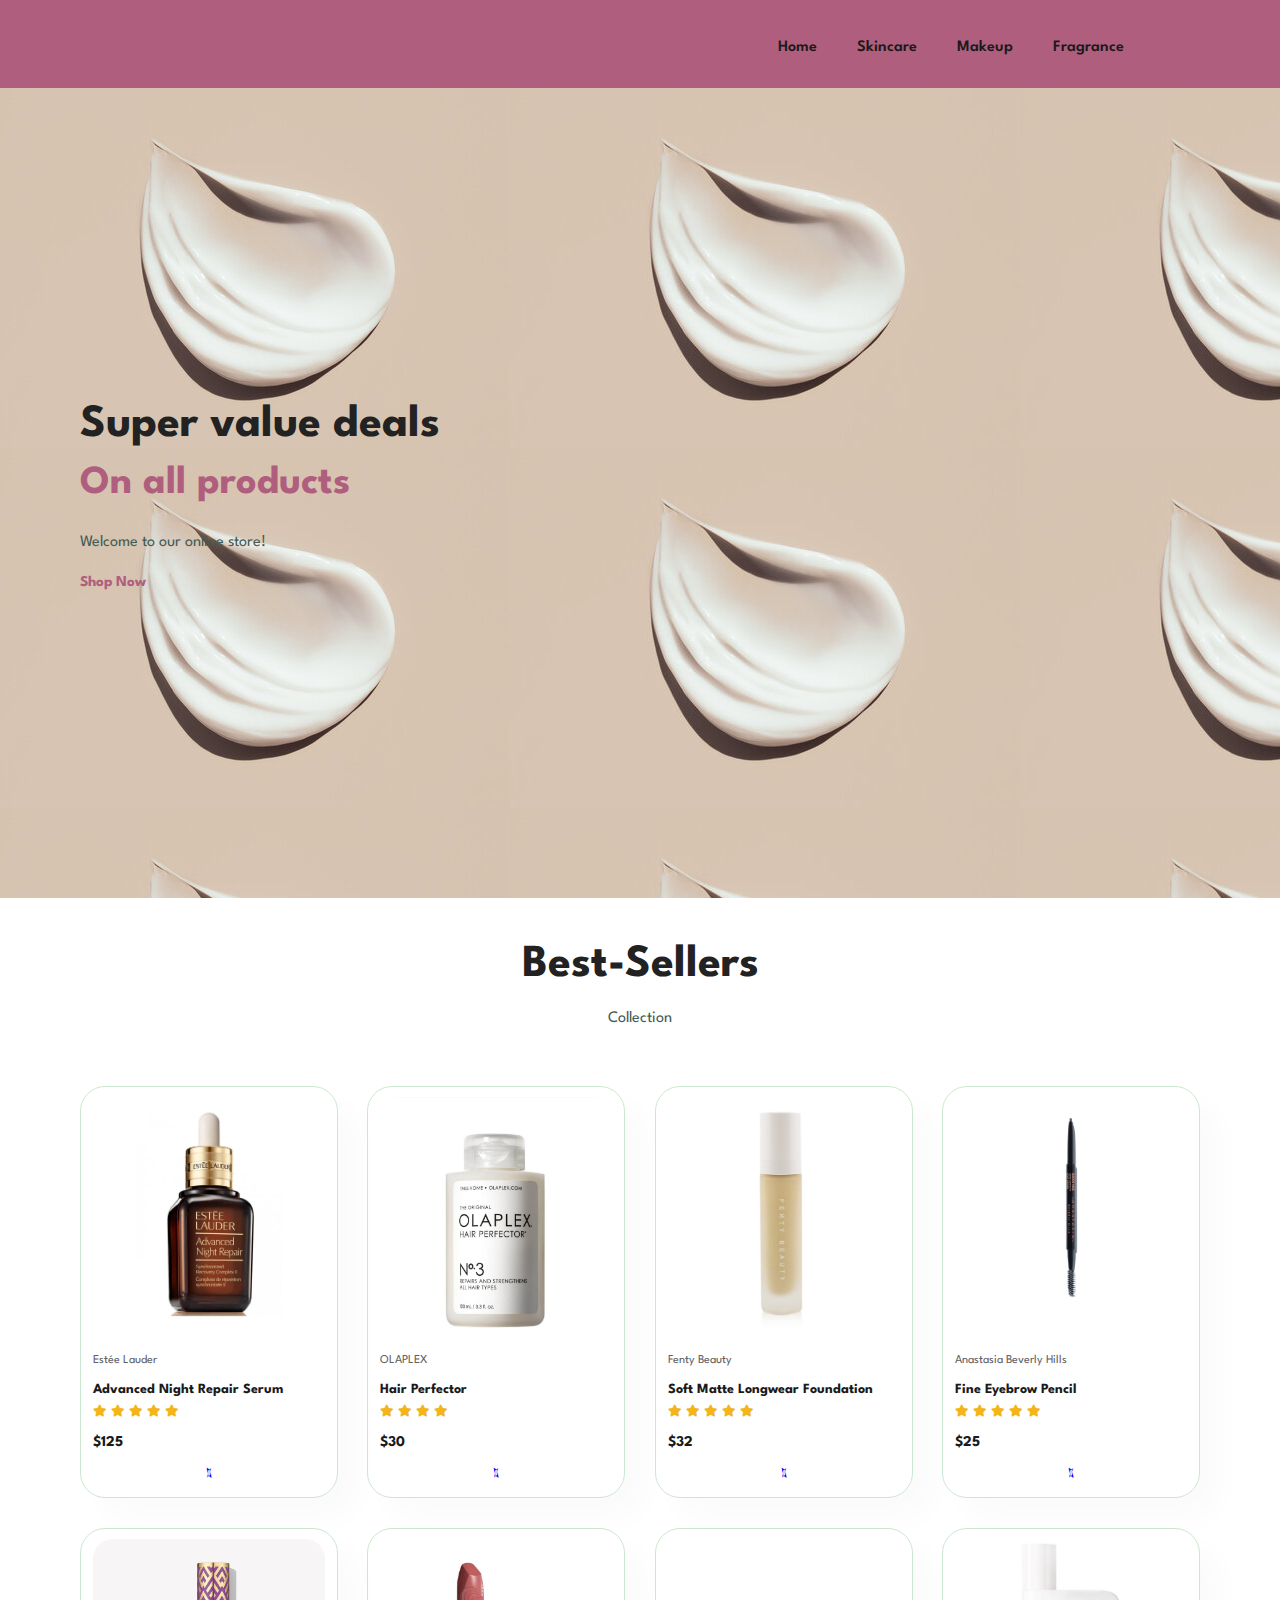
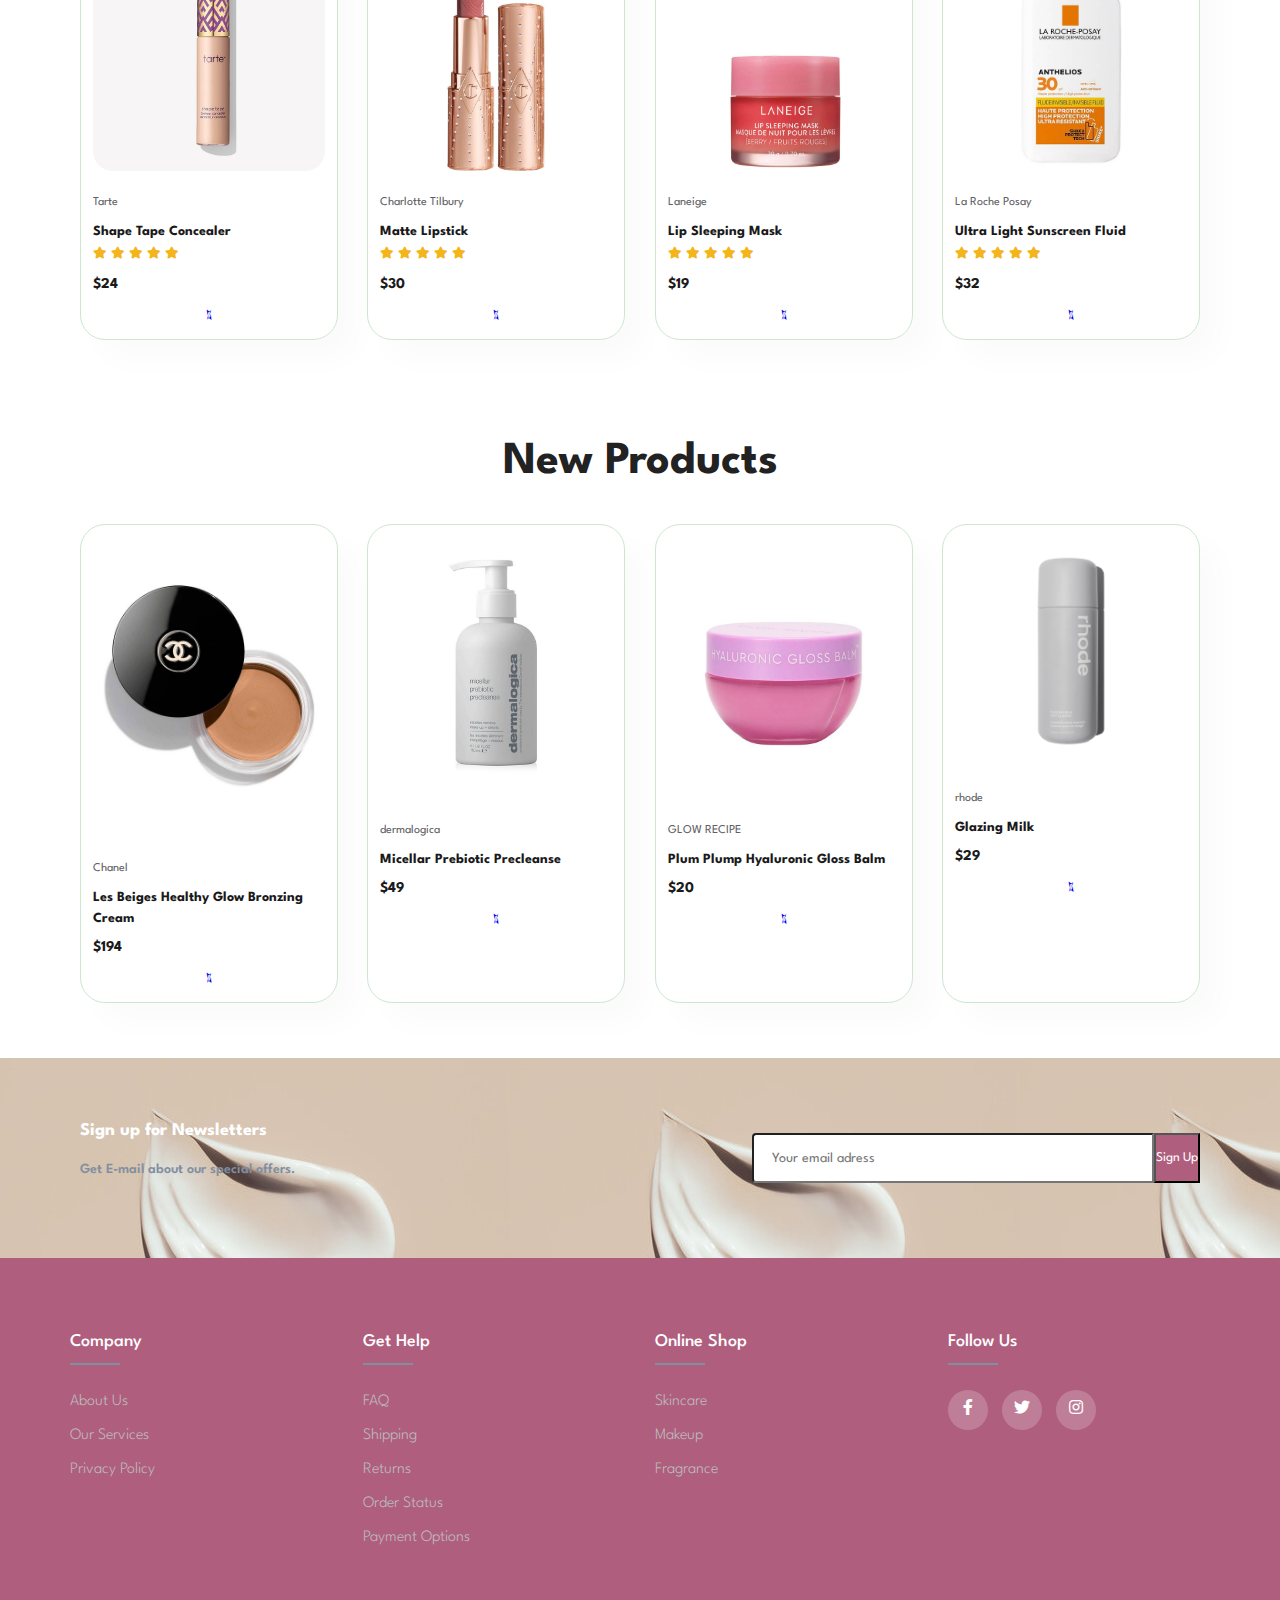
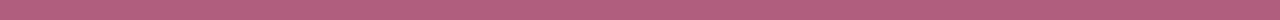
<file: index.html>
<!DOCTYPE html>
<html lang="en">
<head>
    <meta charset="UTF-8"> 
  <meta name="description" content="Free Web tutorials">
  <meta name="keywords" content="HTML, CSS, JavaScript">
  <meta name="author" content="John Doe">
  <meta name="viewport" content="width=device-width, initial-scale=1.0">
  <title>Cosmetics</title>
  <link rel="stylesheet"href="https://pro.fontawesome.com/releases/v5.10.0/css/all.css"/>
  <link rel="stylesheet" type="style.css" href="https://cdnjs.cloudflare.com/ajax/libs/font-awesome/6.4.0/css/all.min.css"/>
  
  

    <link rel="stylesheet" href="style.css">
</head>
<body>

    <section id="header">
        <h5></h5>
        
        
        <div>
            <ul id="navbar">
                <li><a class="a.active"href="index.html">Home</a></li>
                <li><a href="skincare.html">Skincare</a></li>
                <li><a href="makeup.html">Makeup</a></li>
                <li><a href="fragrance.html">Fragrance</a></li>
                <li id="lg-bag"><a href="cart.html"><i class="far fa-shopping-bag"></i></a></li>
                <a href="#" id="close"><i class="far fa-times"></i></a>
            </ul>
        </div>
        <div id="mobile">
            <a href="cart.html"><i class="far fa-shopping-bag"></i></a>
            <i id="bar" class="fas fa outdent">menu</i>
        </div>
    </section>

    <section id="hero">
        
        <h2>Super  value deals</h2>
        <h1>On all products</h1>
        <p> Welcome to our online store! </p>
        <button>Shop Now</button>
    </section>

    <section id="product1" class="section-p1">
        <h2>Best-Sellers</h2>
        <p>Collection </p>
        <div class="pro-container">
            <div class="pro" onclick="window.location.href='pindex.html';">
                <img src="img/a.jpg" alt="">
                <div class="des">
                    <span>Estée Lauder</span>
                    <h5>Advanced Night Repair Serum</h5>
                    <div class="star">
                        <i class="fas fa-star"></i>
                        <i class="fas fa-star"></i>
                        <i class="fas fa-star"></i>
                        <i class="fas fa-star"></i>
                        <i class="fas fa-star"></i>
                    </div>
                    <h4>$125</h4>
                </div>
                <a href="#"><i class="fal fa-shopping-cart"></i></a>
        </div>
        <div class="pro">
            <img src="img/b.jpg" alt="">
            <div class="des">
                <span>OLAPLEX</span>
                <h5>Hair Perfector</h5>
                <div class="star">
                    <i class="fas fa-star"></i>
                    <i class="fas fa-star"></i>
                    <i class="fas fa-star"></i>
                    <i class="fas fa-star"></i>
                    
                </div>
                <h4>$30</h4>
            </div>
            <a href="#"><i class="fal fa-shopping-cart"></i></a>
    </div>
    <div class="pro">
        <img src="img/c.jpg" alt="">
        <div class="des">
            <span>Fenty Beauty</span>
            <h5>Soft Matte Longwear Foundation</h5>
            <div class="star">
                <i class="fas fa-star"></i>
                <i class="fas fa-star"></i>
                <i class="fas fa-star"></i>
                <i class="fas fa-star"></i>
                <i class="fas fa-star"></i>
            </div>
            <h4>$32</h4>
        </div>
        <a href="#"><i class="fal fa-shopping-cart"></i></a>
</div>
<div class="pro">
    <img src="img/d.jpg" alt="">
    <div class="des">
        <span>Anastasia Beverly Hills</span>
        <h5>Fine Eyebrow Pencil</h5>
        <div class="star">
            <i class="fas fa-star"></i>
            <i class="fas fa-star"></i>
            <i class="fas fa-star"></i>
            <i class="fas fa-star"></i>
            <i class="fas fa-star"></i>
        </div>
        <h4>$25</h4>
    </div>
    <a href="#"><i class="fal fa-shopping-cart"></i></a>
</div>
<div class="pro">
    <img src="img/e.jpg" alt="">
    <div class="des">
        <span>Tarte</span>
        <h5>Shape Tape Concealer</h5>
        <div class="star">
            <i class="fas fa-star"></i>
            <i class="fas fa-star"></i>
            <i class="fas fa-star"></i>
            <i class="fas fa-star"></i>
            <i class="fas fa-star"></i>
        </div>
        <h4>$24</h4>
    </div>
    <a href="#"><i class="fal fa-shopping-cart"></i></a>
</div>
<div class="pro">
    <img src="img/f.jpg" alt="">
    <div class="des">
        <span>Charlotte Tilbury</span>
        <h5>Matte Lipstick</h5>
        <div class="star">
            <i class="fas fa-star"></i>
            <i class="fas fa-star"></i>
            <i class="fas fa-star"></i>
            <i class="fas fa-star"></i>
            <i class="fas fa-star"></i>
        </div>
        <h4>$30</h4>
    </div>
    <a href="#"><i class="fal fa-shopping-cart"></i></a>
</div>
<div class="pro">
    <img src="img/g.jpg" alt="">
    <div class="des">
        <span>Laneige</span>
        <h5>Lip Sleeping Mask</h5>
        <div class="star">
            <i class="fas fa-star"></i>
            <i class="fas fa-star"></i>
            <i class="fas fa-star"></i>
            <i class="fas fa-star"></i>
            <i class="fas fa-star"></i>
        </div>
        <h4>$19</h4>
    </div>
    <a href="#"><i class="fal fa-shopping-cart"></i></a>
</div>
<div class="pro">
    <img src="img/h.jpg" alt="">
    <div class="des">
        <span>La Roche Posay</span>
        <h5>Ultra Light Sunscreen Fluid</h5>
        <div class="star">
            <i class="fas fa-star"></i>
            <i class="fas fa-star"></i>
            <i class="fas fa-star"></i>
            <i class="fas fa-star"></i>
            <i class="fas fa-star"></i>
        </div>
        <h4>$32</h4>
    </div>
    <a href="#"><i class="fal fa-shopping-cart"></i></a>
</div>
        </div>
    </section>


    <section id="product1" class="section-p1">
        <h2>New Products</h2>
        <div class="pro-container">
            <div class="pro">
                <img src="img/chanel.jpg" alt="">
                <div class="des">
                    <span>Chanel</span>
                    <h5>Les Beiges Healthy Glow Bronzing Cream</h5>
                    
                    <h4>$194</h4>
                </div>
                <a href="#"><i class="fal fa-shopping-cart"></i></a>
        </div>
        <div class="pro">
            <img src="img/dermalogica.jpg" alt="">
            <div class="des">
                <span>dermalogica</span>
                <h5>Micellar Prebiotic Precleanse</h5>
                
                <h4>$49</h4>
            </div>
            <a href="#"><i class="fal fa-shopping-cart"></i></a>
    </div>
    <div class="pro">
        <img src="img/gloss.jpg" alt="">
        <div class="des">
            <span>GLOW RECIPE</span>
            <h5>Plum Plump Hyaluronic Gloss Balm</h5>
            
            <h4>$20</h4>
        </div>
        <a href="#"><i class="fal fa-shopping-cart"></i></a>
</div>
<div class="pro">
    <img src="img/rhode.png" alt="">
    <div class="des">
        <span>rhode</span>
        <h5>Glazing Milk</h5>
        
        <h4>$29</h4>
    </div>
    <a href="#"><i class="fal fa-shopping-cart"></i></a>
</div>
</div>
</section>
       
    

    <section id="newsletter" class="section-p1">
    <div class="newstext">
        <h4>Sign up for Newsletters</h4>
        <p>Get E-mail about our <span>special offers.</span></p>
    </div>
    <div class="form">
        <input type="text" placeholder="Your email adress">
        <button class="normal">Sign Up</button>
    </div>
    </section>
    
    <footer class="footer">
        <div class="container">
            <div class="row">
                <div class="footer-col">
                    <h4>company</h4>
                    <ul>
                        <li><a href="#">about us</a></li>
                        <li><a href="#">our services</a></li>
                        <li><a href="#">privacy policy</a></li>
                        
                    </ul>
                </div>
                <div class="footer-col">
                    <h4>get help</h4>
                    <ul>
                        <li><a href="#">FAQ</a></li>
                        <li><a href="#">shipping</a></li>
                        <li><a href="#">returns</a></li>
                        <li><a href="#">order status</a></li>
                        <li><a href="#">payment options</a></li>
                    </ul>
                </div>
                <div class="footer-col">
                    <h4>online shop</h4>
                    <ul>
                        <li><a href="#">skincare</a></li>
                        <li><a href="#">makeup</a></li>
                        <li><a href="#">fragrance</a></li>
                        
                    </ul>
                </div>
                <div class="footer-col">
                    <h4>follow us</h4>
                    <div class="social-links">
                        <a href="#"><i class="fab fa-facebook-f"></i></a>
                        <a href="#"><i class="fab fa-twitter"></i></a>
                        <a href="#"><i class="fab fa-instagram"></i></a>
                        
                    </div>
                    <ul>
                        <li><a href="#"></a></li>
                    </ul>
                </div>

            </div>
        </div>
    </footer>
    

    
    </section>
        </div>
    </footer>
    

   


    <script src="script.js"></script>
</body>
</html>
</file>
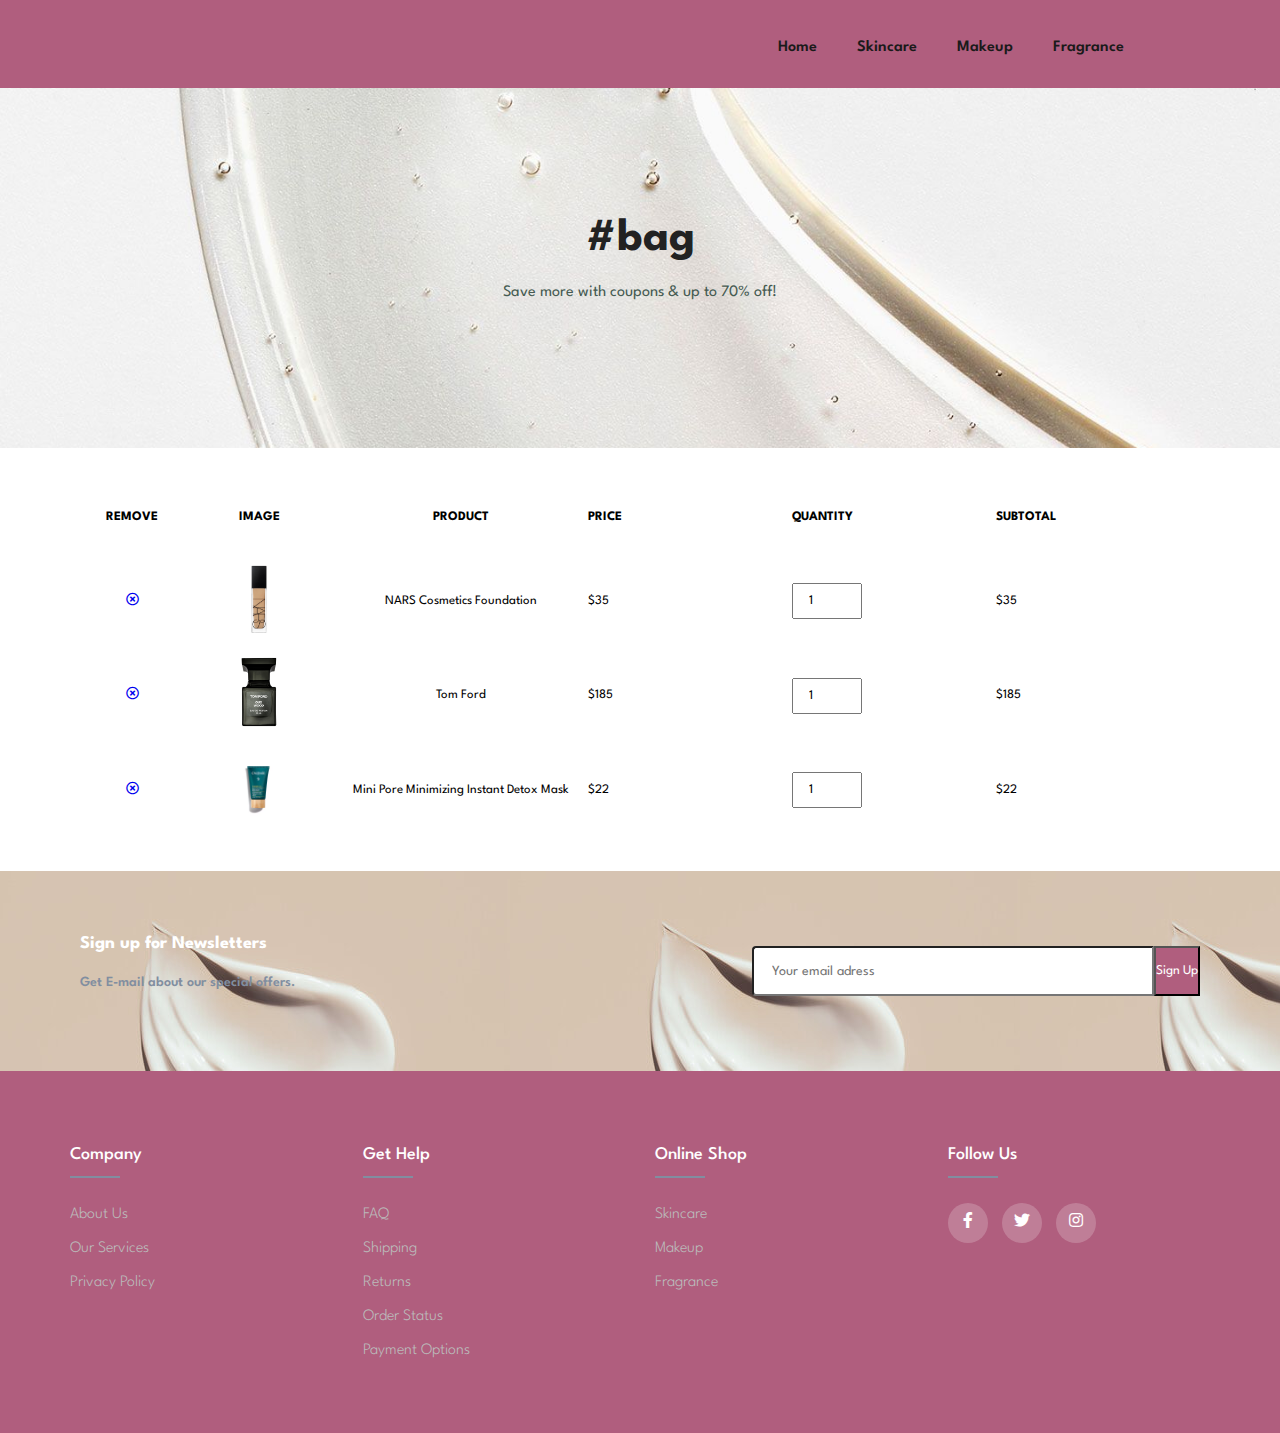
<file: cart.html>
<!DOCTYPE html>
<html lang="en">
<head>
    <meta charset="UTF-8"> 
  <meta name="description" content="Free Web tutorials">
  <meta name="keywords" content="HTML, CSS, JavaScript">
  <meta name="author" content="John Doe">
  <meta name="viewport" content="width=device-width, initial-scale=1.0">
  <title>Cosmetics</title>
  <link rel="stylesheet"href="https://pro.fontawesome.com/releases/v5.10.0/css/all.css"/>

    <link rel="stylesheet" href="style.css">
</head>
<body>

    <section id="header">
        <a></a>
        

        <div>
            <ul id="navbar">
                <li><a href="index.html">Home</a></li>
                <li><a href="skincare.html">Skincare</a></li>
                <li><a href="makeup.html">Makeup</a></li>
                <li><a href="fragrance.html">Fragrance</a></li>
                <li id="lg-bag"><a href="cart.html"><i class="far fa-shopping-bag"></i></a></li>
                <a href="#" id="close"><i class="far fa-times"></i></a>
            </ul>
        </div>
        <div id="mobile">
            <a href="cart.html"><i class="far fa-shopping-bag"></i></a>
            <i id="bar" class="fas fa outdent">menu</i>
        </div>
    </section>

    <section id="page3-header">
        <h2>#bag</h2>
        <p> Save more with coupons & up to 70% off! </p>
        
    </section>

    <section id="cart" class="section-p1">
        <table width="100%">
            <thead>
                <tr>
                    <td>Remove</td>
                    <td>Image</td>
                    <td>Product</td>
                    <td>Price</td>
                    <td>Quantity</td>
                    <td>Subtotal</td>
                </tr>
            </thead>
            <tbody>
                <tr>
                    <td><a href="#"><i class="far fa-times-circle"></i></a></td>
                    <td><img src="img/makeup1.jpg" alt=""></td>
                    <td>NARS Cosmetics Foundation</td>
                    <td>$35</td>
                    <td><input type="number" value="1"></td>
                    <td>$35</td>
                </tr>
                <tr>
                    <td><a href="#"><i class="far fa-times-circle"></i></a></td>
                    <td><img src="img/fragrance5.jpg" alt=""></td>
                    <td>Tom Ford</td>
                    <td>$185</td>
                    <td><input type="number" value="1"></td>
                    <td>$185</td>
                </tr>
                <tr>
                    <td><a href="#"><i class="far fa-times-circle"></i></a></td>
                    <td><img src="img/mask.jpg" alt=""></td>
                    <td>Mini Pore Minimizing Instant Detox Mask</td>
                    <td>$22</td>
                    <td><input type="number" value="1"></td>
                    <td>$22</td>
                </tr>
            </tbody>
        </table>

    </section>
    <section id="newsletter" class="section-p1">
        <div class="newstext">
            <h4>Sign up for Newsletters</h4>
            <p>Get E-mail about our <span>special offers.</span></p>
        </div>
        <div class="form">
            <input type="text" placeholder="Your email adress">
            <button class="normal">Sign Up</button>
        </div>
        </section>
    
        <footer class="footer">
            <div class="container">
                <div class="row">
                    <div class="footer-col">
                        <h4>company</h4>
                        <ul>
                            <li><a href="#">about us</a></li>
                            <li><a href="#">our services</a></li>
                            <li><a href="#">privacy policy</a></li>
                            
                        </ul>
                    </div>
                    <div class="footer-col">
                        <h4>get help</h4>
                        <ul>
                            <li><a href="#">FAQ</a></li>
                            <li><a href="#">shipping</a></li>
                            <li><a href="#">returns</a></li>
                            <li><a href="#">order status</a></li>
                            <li><a href="#">payment options</a></li>
                        </ul>
                    </div>
                    <div class="footer-col">
                        <h4>online shop</h4>
                        <ul>
                            <li><a href="#">skincare</a></li>
                            <li><a href="#">makeup</a></li>
                            <li><a href="#">fragrance</a></li>
                            
                        </ul>
                    </div>
                    <div class="footer-col">
                        <h4>follow us</h4>
                        <div class="social-links">
                            <a href="#"><i class="fab fa-facebook-f"></i></a>
                            <a href="#"><i class="fab fa-twitter"></i></a>
                            <a href="#"><i class="fab fa-instagram"></i></a>
                            
                        </div>
                        <ul>
                            <li><a href="#"></a></li>
                        </ul>
                    </div>
    
                </div>
            </div>
        </footer>
    

   


    <script src="script.js"></script>
</body>
</html>
</file>
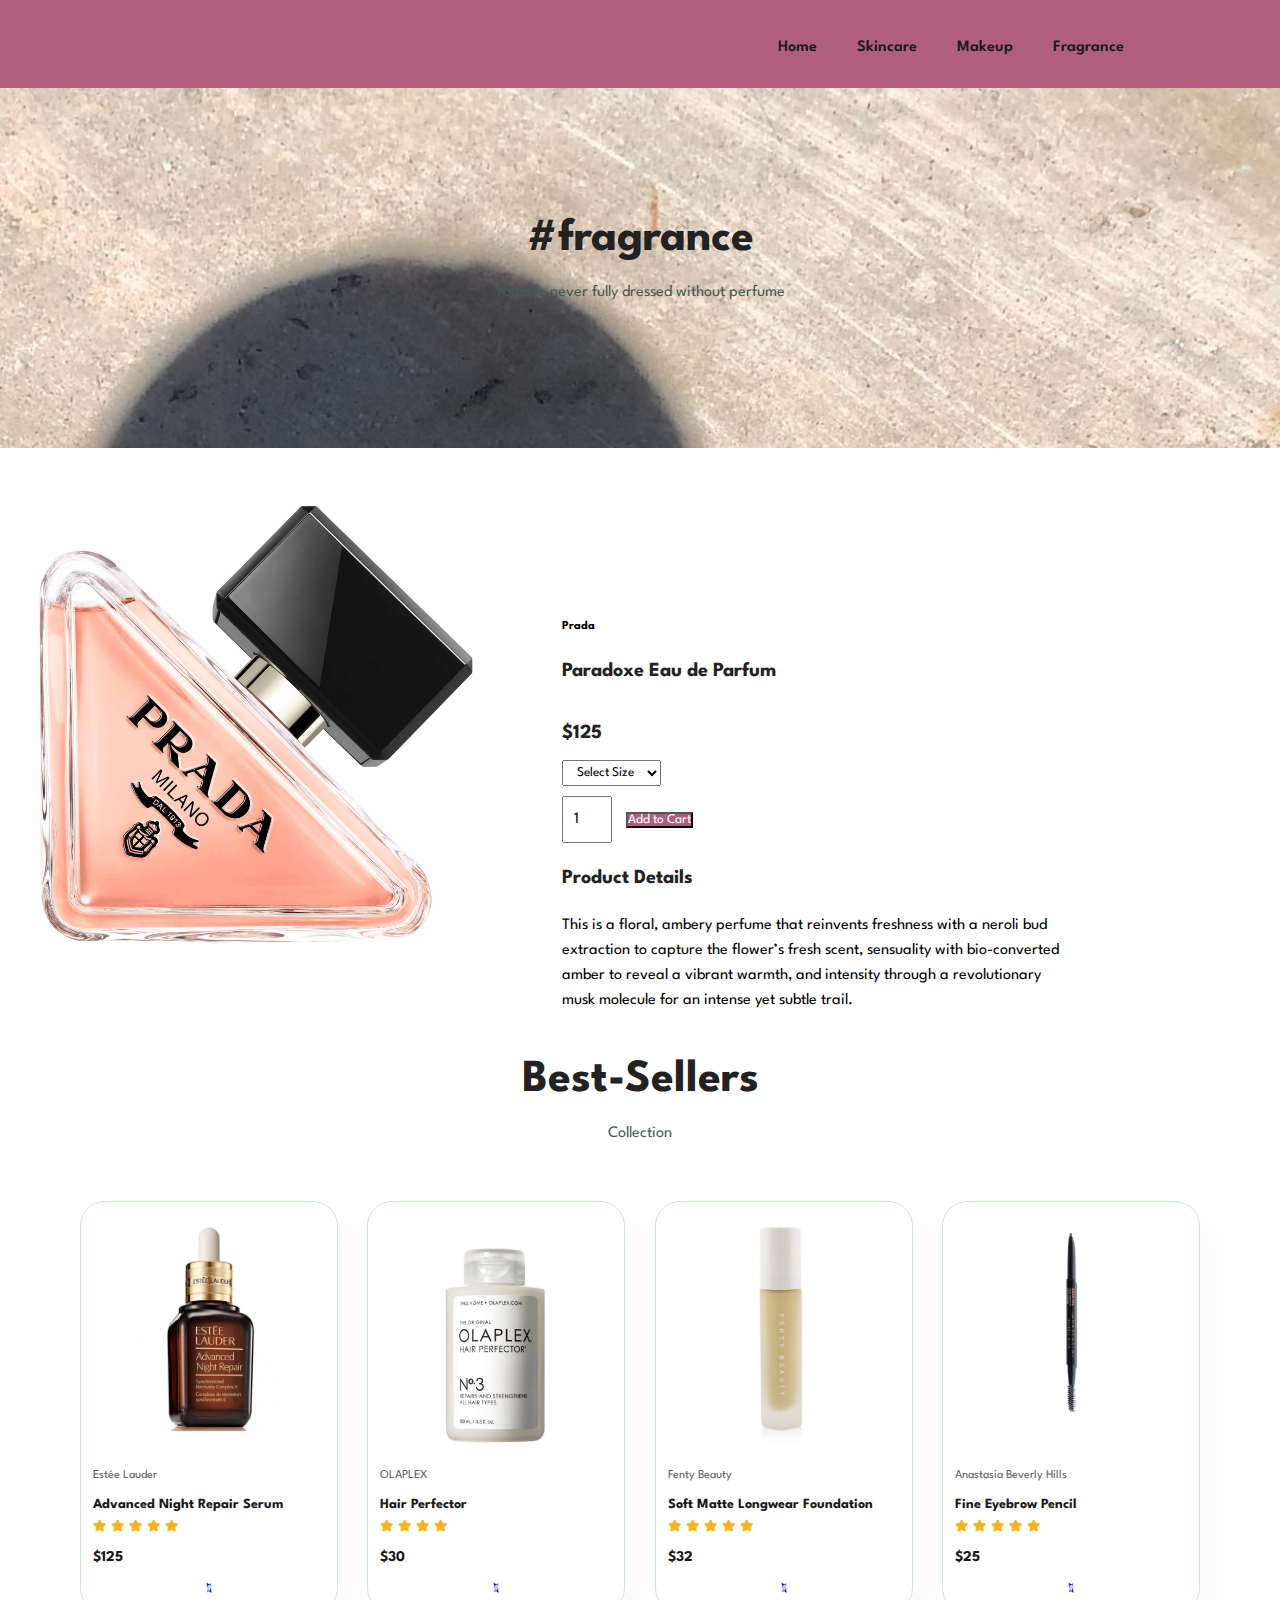
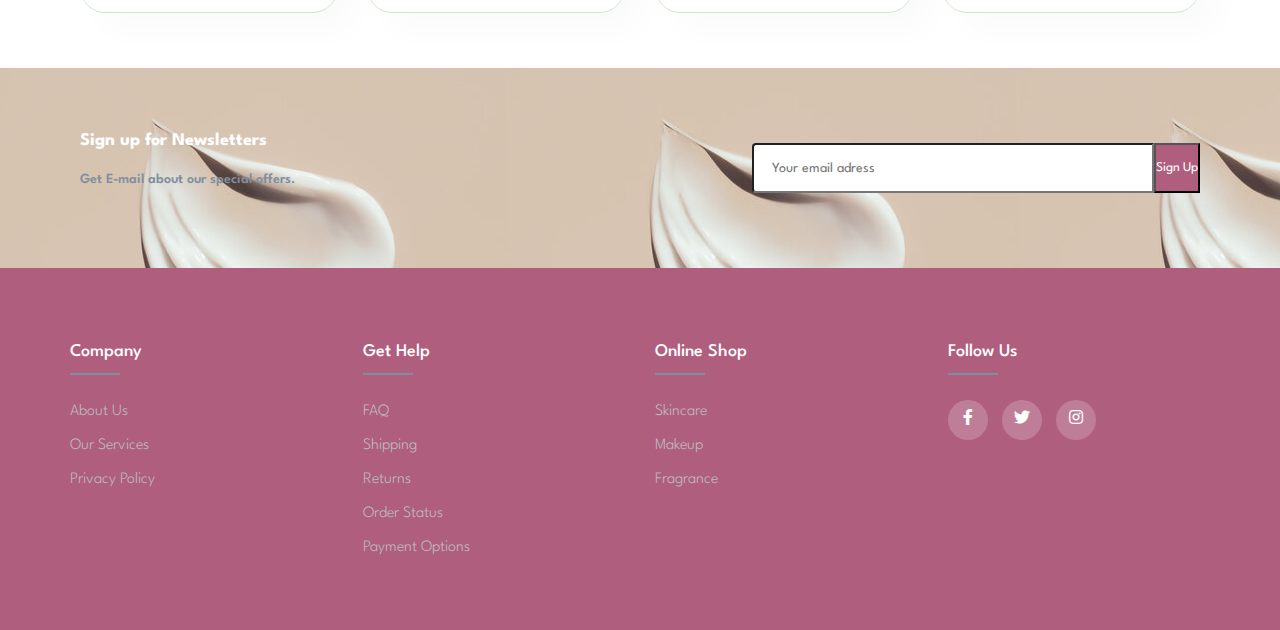
<file: fproducts.html>
<!DOCTYPE html>
<html lang="en">
<head>
    <meta charset="UTF-8"> 
  <meta name="description" content="Free Web tutorials">
  <meta name="keywords" content="HTML, CSS, JavaScript">
  <meta name="author" content="John Doe">
  <meta name="viewport" content="width=device-width, initial-scale=1.0">
  <title>Cosmetics</title>
  <link rel="stylesheet"href="https://pro.fontawesome.com/releases/v5.10.0/css/all.css"/>

    <link rel="stylesheet" href="style.css">
</head>
<body>

    <section id="header">
        <a></a>
        

        <div>
            <ul id="navbar">
                <li><a href="index.html">Home</a></li>
                <li><a href="skincare.html">Skincare</a></li>
                <li><a href="makeup.html">Makeup</a></li>
                <li><a href="fragrance.html">Fragrance</a></li>
                <li id="lg-bag"><a href="cart.html"><i class="far fa-shopping-bag"></i></a></li>
                <a href="#" id="close"><i class="far fa-times"></i></a>
            </ul>
        </div>
        <div id="mobile">
            <a href="cart.html"><i class="far fa-shopping-bag"></i></a>
            <i id="bar" class="fas fa outdent">menu</i>
        </div>
    </section>

    <section id="page2-header">
        <h2>#fragrance</h2>
        <p>You are never fully dressed without perfume </p>
        
    </section>

    <section id="prodetails" class="">
        <div class="single-pro-image">
            <img src="img/fragrance1.jpg" width="100%" id="MainImg" alt="">

            </div>

            <div class="single-pro-details">
                <h6>Prada </h6>
                <h4>Paradoxe Eau de Parfum</h4>
                <h2>$125</h2>
                <select>
                    <option>Select Size</option>
                    <option>50ml</option>
                    <option>100ml</option>
                    
                </select>
                <input type="number" value="1">
                <button class="normal">Add to Cart</button>
                <h4>Product Details</h4>
                <span> This is a floral, ambery perfume that reinvents freshness with a neroli bud extraction to capture the flower’s fresh scent, sensuality with bio-converted amber to reveal a vibrant warmth, and intensity through a revolutionary musk molecule for an intense yet subtle trail.</span>
        </div>
    </section>
    <section id="product1" class="section-p1">
        <h2>Best-Sellers</h2>
        <p>Collection</p>
        <div class="pro-container">
            <div class="pro">
                <img src="img/a.jpg" alt="">
                <div class="des">
                    <span>Estée Lauder</span>
                    <h5>Advanced Night Repair Serum</h5>
                    <div class="star">
                        <i class="fas fa-star"></i>
                        <i class="fas fa-star"></i>
                        <i class="fas fa-star"></i>
                        <i class="fas fa-star"></i>
                        <i class="fas fa-star"></i>
                    </div>
                    <h4>$125</h4>
                </div>
                <a href="#"><i class="fal fa-shopping-cart"></i></a>
        </div>
        <div class="pro">
            <img src="img/b.jpg" alt="">
            <div class="des">
                <span>OLAPLEX</span>
                <h5>Hair Perfector</h5>
                <div class="star">
                    <i class="fas fa-star"></i>
                    <i class="fas fa-star"></i>
                    <i class="fas fa-star"></i>
                    <i class="fas fa-star"></i>
                    
                </div>
                <h4>$30</h4>
            </div>
            <a href="#"><i class="fal fa-shopping-cart"></i></a>
    </div>
    <div class="pro">
        <img src="img/c.jpg" alt="">
        <div class="des">
            <span>Fenty Beauty</span>
            <h5>Soft Matte Longwear Foundation</h5>
            <div class="star">
                <i class="fas fa-star"></i>
                <i class="fas fa-star"></i>
                <i class="fas fa-star"></i>
                <i class="fas fa-star"></i>
                <i class="fas fa-star"></i>
            </div>
            <h4>$32</h4>
        </div>
        <a href="#"><i class="fal fa-shopping-cart"></i></a>
</div>
<div class="pro">
    <img src="img/d.jpg" alt="">
    <div class="des">
        <span>Anastasia Beverly Hills</span>
        <h5>Fine Eyebrow Pencil</h5>
        <div class="star">
            <i class="fas fa-star"></i>
            <i class="fas fa-star"></i>
            <i class="fas fa-star"></i>
            <i class="fas fa-star"></i>
            <i class="fas fa-star"></i>
        </div>
        <h4>$25</h4>
    </div>
    <a href="#"><i class="fal fa-shopping-cart"></i></a>
</div>

        </div>
    </section>
    <section id="newsletter" class="section-p1">
        <div class="newstext">
            <h4>Sign up for Newsletters</h4>
            <p>Get E-mail about our <span>special offers.</span></p>
        </div>
        <div class="form">
            <input type="text" placeholder="Your email adress">
            <button class="normal">Sign Up</button>
        </div>
        </section>


        <footer class="footer">
            <div class="container">
                <div class="row">
                    <div class="footer-col">
                        <h4>company</h4>
                        <ul>
                            <li><a href="#">about us</a></li>
                            <li><a href="#">our services</a></li>
                            <li><a href="#">privacy policy</a></li>
                            
                        </ul>
                    </div>
                    <div class="footer-col">
                        <h4>get help</h4>
                        <ul>
                            <li><a href="#">FAQ</a></li>
                            <li><a href="#">shipping</a></li>
                            <li><a href="#">returns</a></li>
                            <li><a href="#">order status</a></li>
                            <li><a href="#">payment options</a></li>
                        </ul>
                    </div>
                    <div class="footer-col">
                        <h4>online shop</h4>
                        <ul>
                            <li><a href="#">skincare</a></li>
                            <li><a href="#">makeup</a></li>
                            <li><a href="#">fragrance</a></li>
                            
                        </ul>
                    </div>
                    <div class="footer-col">
                        <h4>follow us</h4>
                        <div class="social-links">
                            <a href="#"><i class="fab fa-facebook-f"></i></a>
                            <a href="#"><i class="fab fa-twitter"></i></a>
                            <a href="#"><i class="fab fa-instagram"></i></a>
                            
                        </div>
                        <ul>
                            <li><a href="#"></a></li>
                        </ul>
                    </div>
    
                </div>
            </div>
        </footer>
    

   


    <script src="script.js"></script>
</body>
</html>
</file>
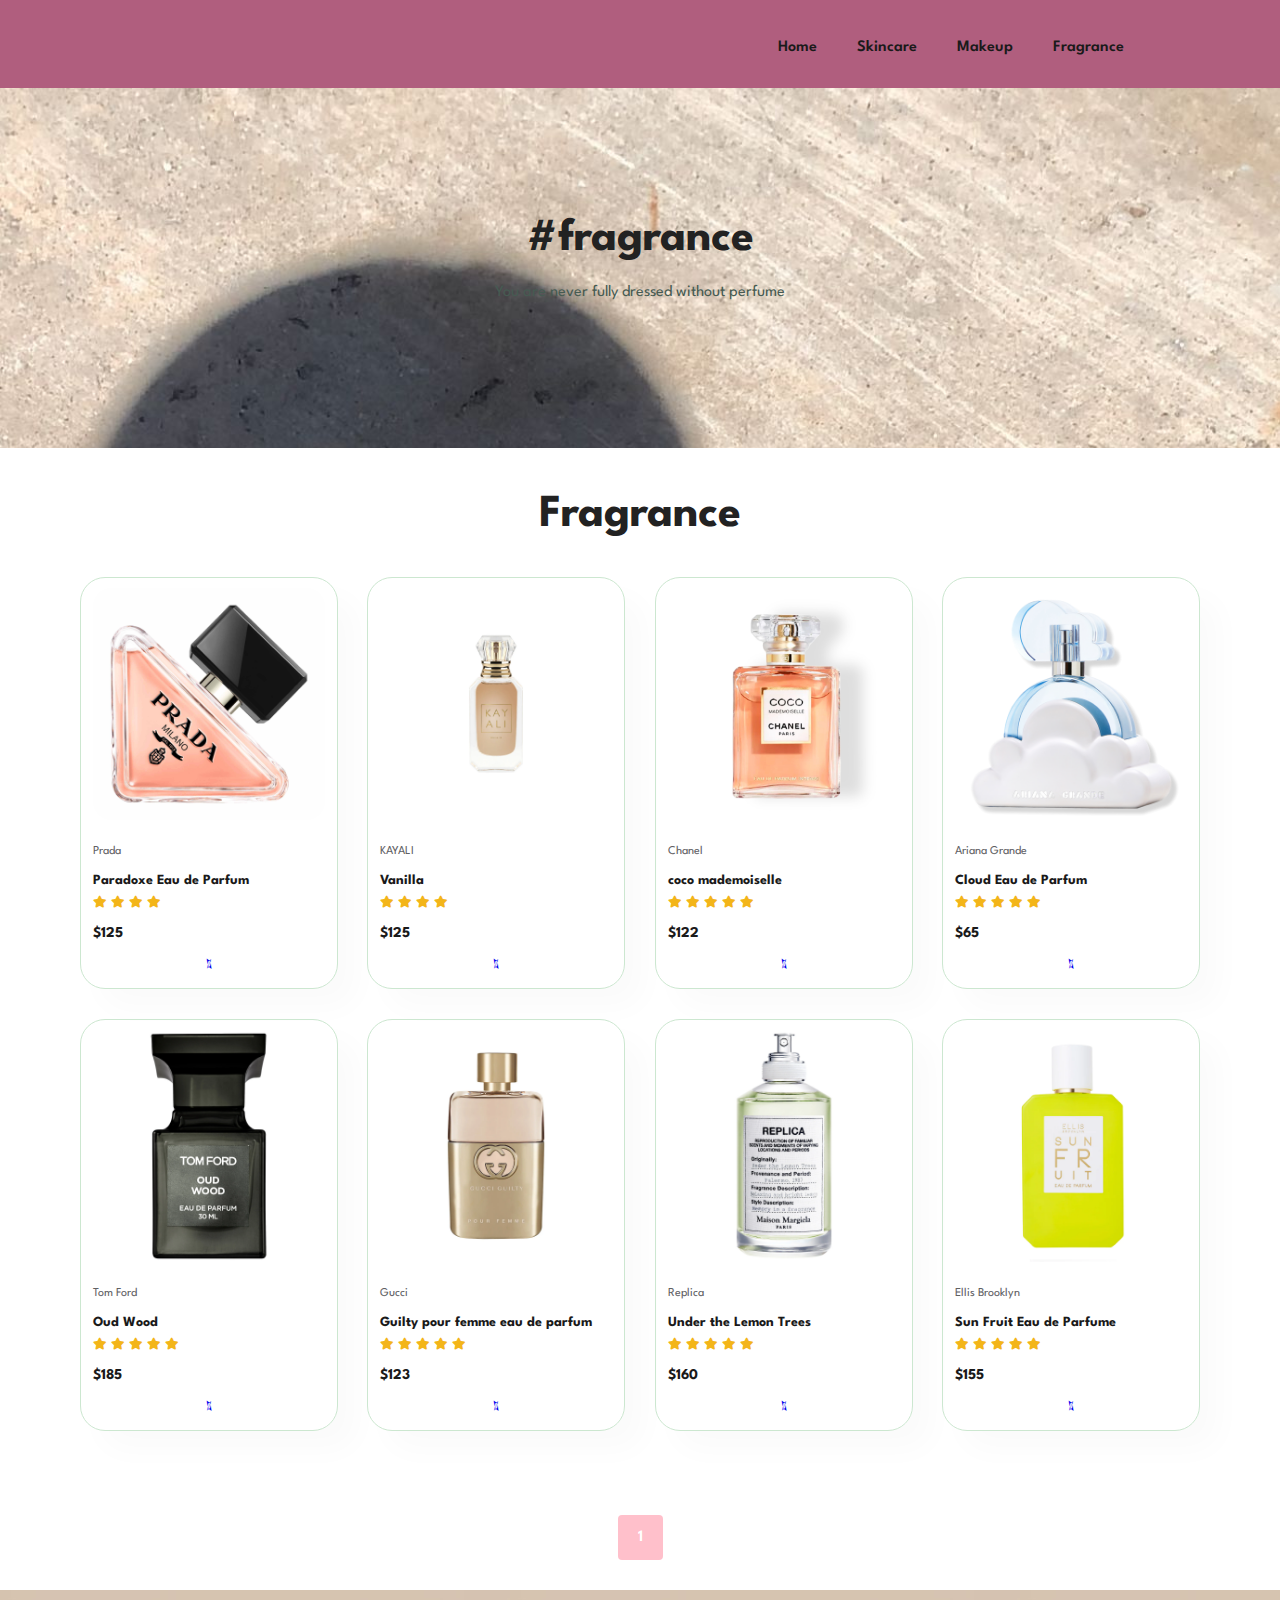
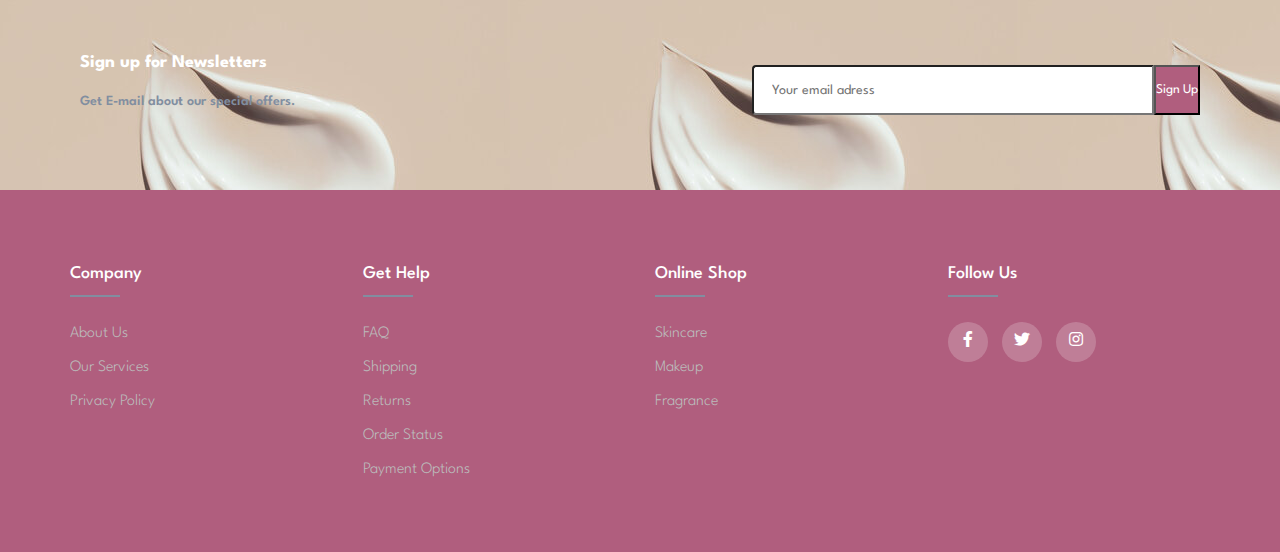
<file: fragrance.html>
<!DOCTYPE html>
<html lang="en">
<head>
    <meta charset="UTF-8"> 
  <meta name="description" content="Free Web tutorials">
  <meta name="keywords" content="HTML, CSS, JavaScript">
  <meta name="author" content="John Doe">
  <meta name="viewport" content="width=device-width, initial-scale=1.0">
  <title>Cosmetics</title>
  <link rel="stylesheet"href="https://pro.fontawesome.com/releases/v5.10.0/css/all.css"/>

    <link rel="stylesheet" href="style.css">
</head>
<body>

    <section id="header">
        <a></a>
        

        <div>
            <ul id="navbar">
                <li><a href="index.html">Home</a></li>
                <li><a href="skincare.html">Skincare</a></li>
                <li><a href="makeup.html">Makeup</a></li>
                <li><a href="fragrance.html">Fragrance</a></li>
                <li id="lg-bag"><a href="cart.html"><i class="far fa-shopping-bag"></i></a></li>
                <a href="#" id="close"><i class="far fa-times"></i></a>
            </ul>
        </div>
        <div id="mobile">
            <a href="cart.html"><i class="far fa-shopping-bag"></i></a>
            <i id="bar" class="fas fa outdent">menu</i>
        </div>
    </section>

    <section id="page2-header">
        <h2>#fragrance</h2>
        <p>You are never fully dressed without perfume </p>
        
    </section>

    <section id="product1" class="section-p1">
        <h2>Fragrance</h2>
        
        <div class="pro-container">
            <div class="pro" onclick="window.location.href='fproducts.html';">
                <img src="img/fragrance1.jpg" alt="">
                <div class="des">
                    <span>Prada </span>
                    <h5>Paradoxe Eau de Parfum</h5>
                    <div class="star">
                        <i class="fas fa-star"></i>
                        <i class="fas fa-star"></i>
                        <i class="fas fa-star"></i>
                        <i class="fas fa-star"></i>
                        
                    </div>
                    <h4>$125</h4>
                </div>
                <a href="#"><i class="fal fa-shopping-cart"></i></a>
        </div>
        <div class="pro">
            <img src="img/fragrance2.jpg" alt="">
            <div class="des">
                <span>KAYALI</span>
                <h5>Vanilla</h5>
                   
                <div class="star">
                    <i class="fas fa-star"></i>
                    <i class="fas fa-star"></i>
                    <i class="fas fa-star"></i>
                    <i class="fas fa-star"></i>
                    
                </div>
                <h4>$125</h4>
            </div>
            <a href="#"><i class="fal fa-shopping-cart"></i></a>
    </div>
    <div class="pro">
        <img src="img/fragrance3.jpg" alt="">
        <div class="des">
            <span>Chanel</span>
            <h5>coco mademoiselle</h5>
            <div class="star">
                <i class="fas fa-star"></i>
                <i class="fas fa-star"></i>
                <i class="fas fa-star"></i>
                <i class="fas fa-star"></i>
                <i class="fas fa-star"></i>
            </div>
            <h4>$122</h4>
        </div>
        <a href="#"><i class="fal fa-shopping-cart"></i></a>
</div>
<div class="pro">
    <img src="img/fragrance4.jpg" alt="">
    <div class="des">
        <span>Ariana Grande</span>
        <h5>Cloud Eau de Parfum</h5>
        <div class="star">
            <i class="fas fa-star"></i>
            <i class="fas fa-star"></i>
            <i class="fas fa-star"></i>
            <i class="fas fa-star"></i>
            <i class="fas fa-star"></i>
        </div>
        <h4>$65</h4>
    </div>
    <a href="#"><i class="fal fa-shopping-cart"></i></a>
</div>
<div class="pro">
    <img src="img/fragrance5.jpg" alt="">
    <div class="des">
        <span>Tom Ford</span>
        <h5>Oud Wood</h5>
        <div class="star">
            <i class="fas fa-star"></i>
            <i class="fas fa-star"></i>
            <i class="fas fa-star"></i>
            <i class="fas fa-star"></i>
            <i class="fas fa-star"></i>
        </div>
        <h4>$185</h4>
    </div>
    <a href="#"><i class="fal fa-shopping-cart"></i></a>
</div>
<div class="pro">
    <img src="img/fragrance6.jpg" alt="">
    <div class="des">
        <span>Gucci</span>
        <h5>Guilty pour femme eau de parfum</h5>
        <div class="star">
            <i class="fas fa-star"></i>
            <i class="fas fa-star"></i>
            <i class="fas fa-star"></i>
            <i class="fas fa-star"></i>
            <i class="fas fa-star"></i>
        </div>
        <h4>$123</h4>
    </div>
    <a href="#"><i class="fal fa-shopping-cart"></i></a>
</div>
<div class="pro">
    <img src="img/fragrance7.jpg" alt="">
    <div class="des">
        <span>Replica</span>
        <h5>Under the Lemon Trees</h5>
        <div class="star">
            <i class="fas fa-star"></i>
            <i class="fas fa-star"></i>
            <i class="fas fa-star"></i>
            <i class="fas fa-star"></i>
            <i class="fas fa-star"></i>
        </div>
        <h4>$160</h4>
    </div>
    <a href="#"><i class="fal fa-shopping-cart"></i></a>
</div>
<div class="pro">
    <img src="img/fragrance8.jpg" alt="">
    <div class="des">
        <span>Ellis Brooklyn</span>
        <h5> Sun Fruit Eau de Parfume</h5>
        <div class="star">
            <i class="fas fa-star"></i>
            <i class="fas fa-star"></i>
            <i class="fas fa-star"></i>
            <i class="fas fa-star"></i>
            <i class="fas fa-star"></i>
        </div>
        <h4>$155</h4>
    </div>
    <a href="#"><i class="fal fa-shopping-cart"></i></a>
</div>


        </div>
    </section>

<section id="pagination" class="section-p1">
    <a href="#">1</a>
    
    </section>
    <section id="newsletter" class="section-p1">
        <div class="newstext">
            <h4>Sign up for Newsletters</h4>
            <p>Get E-mail about our <span>special offers.</span></p>
        </div>
        <div class="form">
            <input type="text" placeholder="Your email adress">
            <button class="normal">Sign Up</button>
        </div>
        </section>


        <footer class="footer">
            <div class="container">
                <div class="row">
                    <div class="footer-col">
                        <h4>company</h4>
                        <ul>
                            <li><a href="#">about us</a></li>
                            <li><a href="#">our services</a></li>
                            <li><a href="#">privacy policy</a></li>
                            
                        </ul>
                    </div>
                    <div class="footer-col">
                        <h4>get help</h4>
                        <ul>
                            <li><a href="#">FAQ</a></li>
                            <li><a href="#">shipping</a></li>
                            <li><a href="#">returns</a></li>
                            <li><a href="#">order status</a></li>
                            <li><a href="#">payment options</a></li>
                        </ul>
                    </div>
                    <div class="footer-col">
                        <h4>online shop</h4>
                        <ul>
                            <li><a href="#">skincare</a></li>
                            <li><a href="#">makeup</a></li>
                            <li><a href="#">fragrance</a></li>
                            
                        </ul>
                    </div>
                    <div class="footer-col">
                        <h4>follow us</h4>
                        <div class="social-links">
                            <a href="#"><i class="fab fa-facebook-f"></i></a>
                            <a href="#"><i class="fab fa-twitter"></i></a>
                            <a href="#"><i class="fab fa-instagram"></i></a>
                            
                        </div>
                        <ul>
                            <li><a href="#"></a></li>
                        </ul>
                    </div>
    
                </div>
            </div>
        </footer>
    

   


    <script src="script.js"></script>
</body>
</html>
</file>
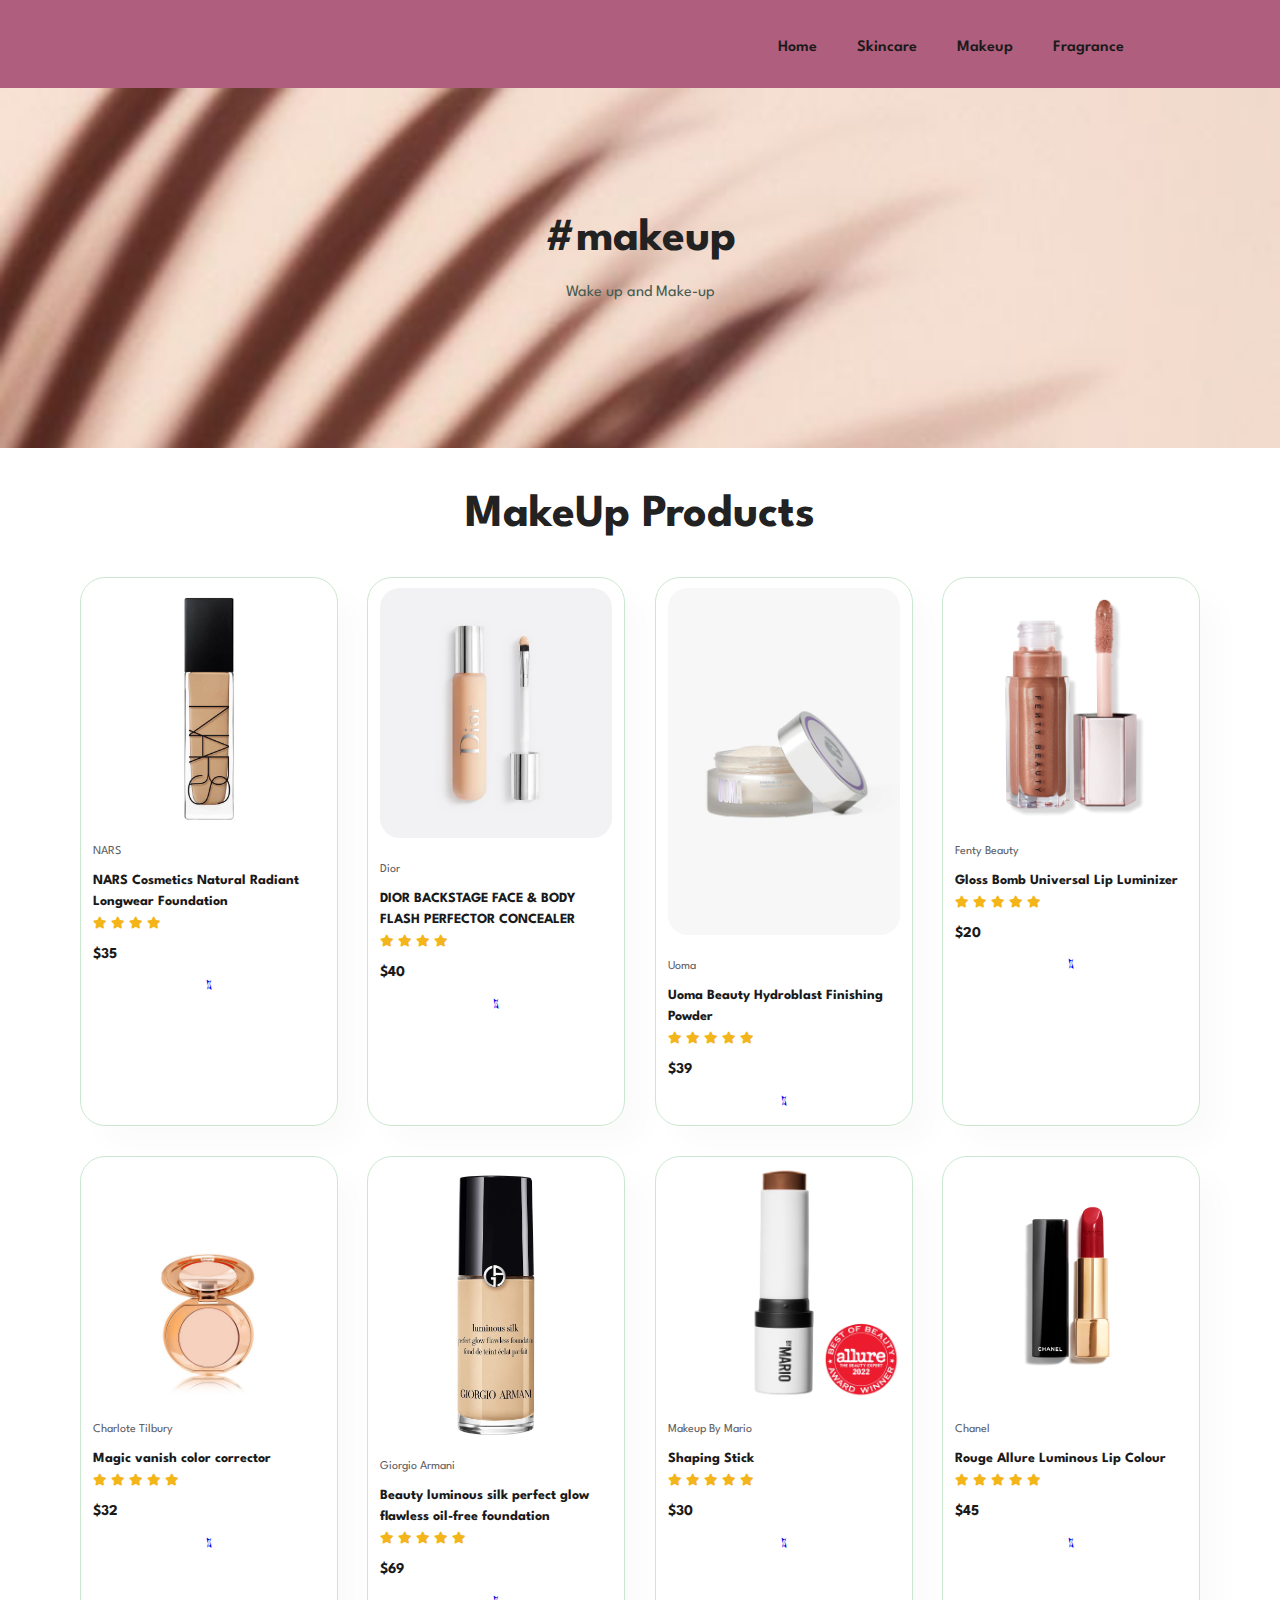
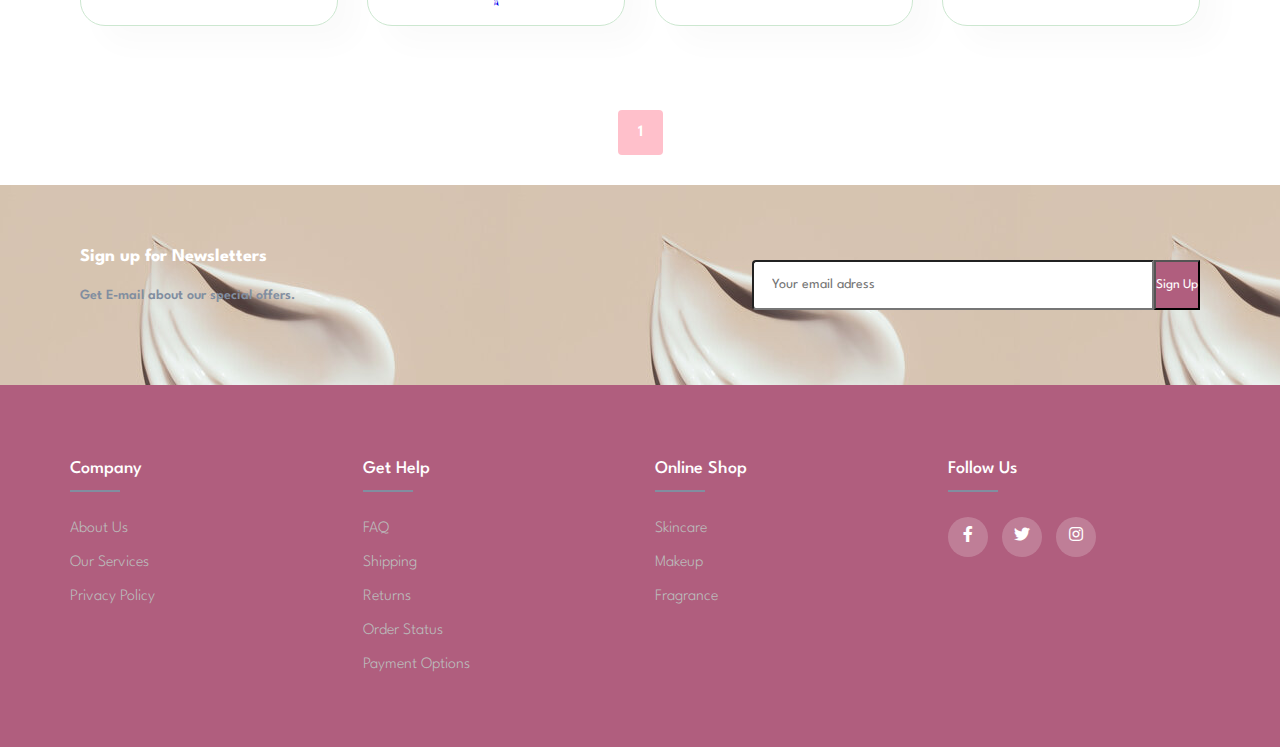
<file: makeup.html>
<!DOCTYPE html>
<html lang="en">
<head>
    <meta charset="UTF-8"> 
  <meta name="description" content="Free Web tutorials">
  <meta name="keywords" content="HTML, CSS, JavaScript">
  <meta name="author" content="John Doe">
  <meta name="viewport" content="width=device-width, initial-scale=1.0">
  <title>Cosmetics</title>
  <link rel="stylesheet"href="https://pro.fontawesome.com/releases/v5.10.0/css/all.css"/>

    <link rel="stylesheet" href="style.css">
</head>
<body>

    <section id="header">
        <a></a>
        

        <div>
            <ul id="navbar">
                <li><a href="index.html">Home</a></li>
                <li><a href="skincare.html">Skincare</a></li>
                <li><a href="makeup.html">Makeup</a></li>
                <li><a href="fragrance.html">Fragrance</a></li>
                <li id="lg-bag"><a href="cart.html"><i class="far fa-shopping-bag"></i></a></li>
                <a href="#" id="close"><i class="far fa-times"></i></a>
            </ul>
        </div>
        <div id="mobile">
            <a href="cart.html"><i class="far fa-shopping-bag"></i></a>
            <i id="bar" class="fas fa outdent">menu</i>
        </div>
    </section>

    <section id="page1-header">
        <h2>#makeup</h2>
        <p>Wake up and Make-up</p>
        
    </section>

    <section id="product1" class="section-p1">
        <h2>MakeUp Products</h2>
        
        <div class="pro-container">
            <div class="pro" onclick="window.location.href='mproducts.html';">
                <img src="img/makeup1.jpg" alt="">
                <div class="des">
                    <span>NARS</span>
                    <h5>NARS Cosmetics Natural Radiant Longwear Foundation</h5>
                    <div class="star">
                        <i class="fas fa-star"></i>
                        <i class="fas fa-star"></i>
                        <i class="fas fa-star"></i>
                        <i class="fas fa-star"></i>
                        
                    </div>
                    <h4>$35</h4>
                </div>
                <a href="#"><i class="fal fa-shopping-cart"></i></a>
        </div>
        <div class="pro">
            <img src="img/makeup2.jpg" alt="">
            <div class="des">
                <span>Dior</span>
                <h5>DIOR BACKSTAGE FACE & BODY FLASH PERFECTOR CONCEALER</h5>
                   
                <div class="star">
                    <i class="fas fa-star"></i>
                    <i class="fas fa-star"></i>
                    <i class="fas fa-star"></i>
                    <i class="fas fa-star"></i>
                    
                </div>
                <h4>$40</h4>
            </div>
            <a href="#"><i class="fal fa-shopping-cart"></i></a>
    </div>
    <div class="pro">
        <img src="img/makeup3.jpg" alt="">
        <div class="des">
            <span>Uoma</span>
            <h5>Uoma Beauty Hydroblast Finishing Powder</h5>
            <div class="star">
                <i class="fas fa-star"></i>
                <i class="fas fa-star"></i>
                <i class="fas fa-star"></i>
                <i class="fas fa-star"></i>
                <i class="fas fa-star"></i>
            </div>
            <h4>$39</h4>
        </div>
        <a href="#"><i class="fal fa-shopping-cart"></i></a>
</div>
<div class="pro">
    <img src="img/makeup4.jpg" alt="">
    <div class="des">
        <span>Fenty Beauty</span>
        <h5>Gloss Bomb Universal Lip Luminizer</h5>
        <div class="star">
            <i class="fas fa-star"></i>
            <i class="fas fa-star"></i>
            <i class="fas fa-star"></i>
            <i class="fas fa-star"></i>
            <i class="fas fa-star"></i>
        </div>
        <h4>$20</h4>
    </div>
    <a href="#"><i class="fal fa-shopping-cart"></i></a>
</div>
<div class="pro">
    <img src="img/makeup5.jpg" alt="">
    <div class="des">
        <span>Charlote Tilbury</span>
        <h5>Magic vanish color corrector</h5>
        <div class="star">
            <i class="fas fa-star"></i>
            <i class="fas fa-star"></i>
            <i class="fas fa-star"></i>
            <i class="fas fa-star"></i>
            <i class="fas fa-star"></i>
        </div>
        <h4>$32</h4>
    </div>
    <a href="#"><i class="fal fa-shopping-cart"></i></a>
</div>
<div class="pro">
    <img src="img/makeup6.jpg" alt="">
    <div class="des">
        <span>Giorgio Armani</span>
        <h5>Beauty luminous silk perfect glow flawless oil-free foundation</h5>
        <div class="star">
            <i class="fas fa-star"></i>
            <i class="fas fa-star"></i>
            <i class="fas fa-star"></i>
            <i class="fas fa-star"></i>
            <i class="fas fa-star"></i>
        </div>
        <h4>$69</h4>
    </div>
    <a href="#"><i class="fal fa-shopping-cart"></i></a>
</div>
<div class="pro">
    <img src="img/makeup7.jpg" alt="">
    <div class="des">
        <span>Makeup By Mario</span>
        <h5>Shaping Stick</h5>
        <div class="star">
            <i class="fas fa-star"></i>
            <i class="fas fa-star"></i>
            <i class="fas fa-star"></i>
            <i class="fas fa-star"></i>
            <i class="fas fa-star"></i>
        </div>
        <h4>$30</h4>
    </div>
    <a href="#"><i class="fal fa-shopping-cart"></i></a>
</div>
<div class="pro">
    <img src="img/makeup8.jpg" alt="">
    <div class="des">
        <span>Chanel</span>
        <h5>Rouge Allure Luminous Lip Colour</h5>
        <div class="star">
            <i class="fas fa-star"></i>
            <i class="fas fa-star"></i>
            <i class="fas fa-star"></i>
            <i class="fas fa-star"></i>
            <i class="fas fa-star"></i>
        </div>
        <h4>$45</h4>
    </div>
    <a href="#"><i class="fal fa-shopping-cart"></i></a>
</div>


        </div>
    </section>

<section id="pagination" class="section-p1">
    <a href="#">1</a>
    
    </section>
    <section id="newsletter" class="section-p1">
        <div class="newstext">
            <h4>Sign up for Newsletters</h4>
            <p>Get E-mail about our <span>special offers.</span></p>
        </div>
        <div class="form">
            <input type="text" placeholder="Your email adress">
            <button class="normal">Sign Up</button>
        </div>
        </section>


        <footer class="footer">
            <div class="container">
                <div class="row">
                    <div class="footer-col">
                        <h4>company</h4>
                        <ul>
                            <li><a href="#">about us</a></li>
                            <li><a href="#">our services</a></li>
                            <li><a href="#">privacy policy</a></li>
                            
                        </ul>
                    </div>
                    <div class="footer-col">
                        <h4>get help</h4>
                        <ul>
                            <li><a href="#">FAQ</a></li>
                            <li><a href="#">shipping</a></li>
                            <li><a href="#">returns</a></li>
                            <li><a href="#">order status</a></li>
                            <li><a href="#">payment options</a></li>
                        </ul>
                    </div>
                    <div class="footer-col">
                        <h4>online shop</h4>
                        <ul>
                            <li><a href="#">skincare</a></li>
                            <li><a href="#">makeup</a></li>
                            <li><a href="#">fragrance</a></li>
                            
                        </ul>
                    </div>
                    <div class="footer-col">
                        <h4>follow us</h4>
                        <div class="social-links">
                            <a href="#"><i class="fab fa-facebook-f"></i></a>
                            <a href="#"><i class="fab fa-twitter"></i></a>
                            <a href="#"><i class="fab fa-instagram"></i></a>
                            
                        </div>
                        <ul>
                            <li><a href="#"></a></li>
                        </ul>
                    </div>
    
                </div>
            </div>
        </footer>
    

   


    <script src="script.js"></script>
</body>
</html>
</file>
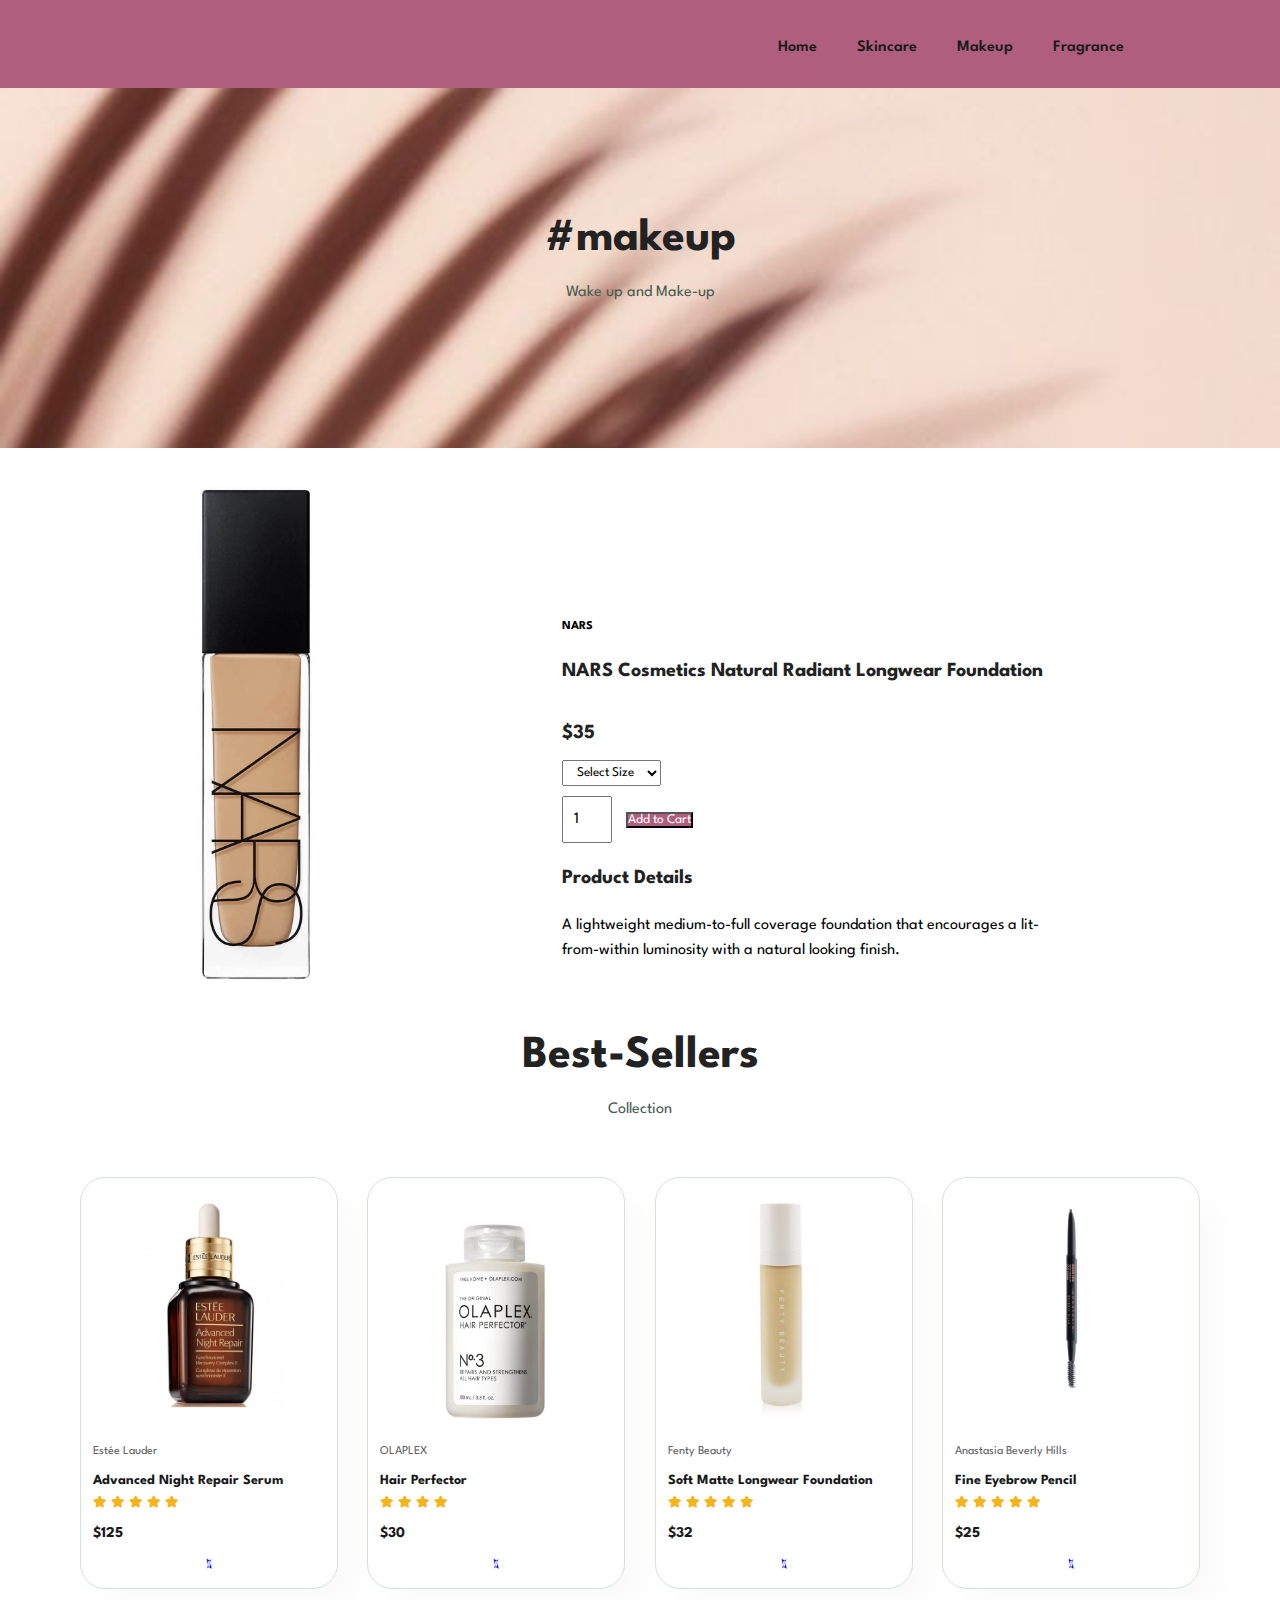
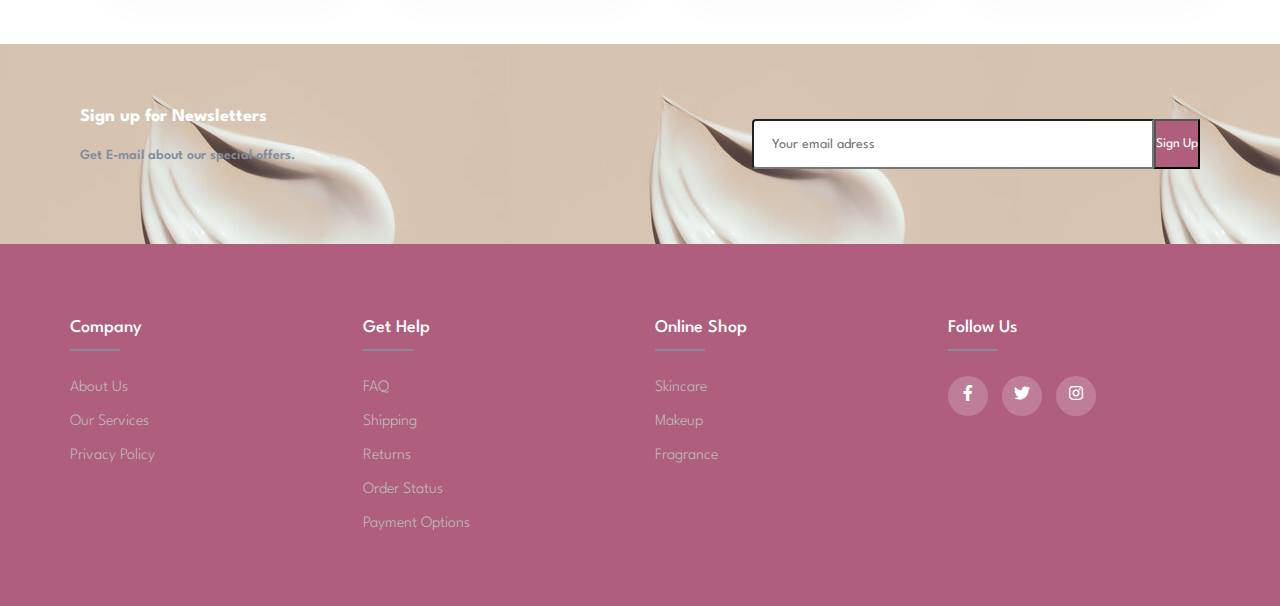
<file: mproducts.html>
<!DOCTYPE html>
<html lang="en">
<head>
    <meta charset="UTF-8"> 
  <meta name="description" content="Free Web tutorials">
  <meta name="keywords" content="HTML, CSS, JavaScript">
  <meta name="author" content="John Doe">
  <meta name="viewport" content="width=device-width, initial-scale=1.0">
  <title>Cosmetics</title>
  <link rel="stylesheet"href="https://pro.fontawesome.com/releases/v5.10.0/css/all.css"/>

    <link rel="stylesheet" href="style.css">
</head>
<body>

    <section id="header">
        <a></a>
        

        <div>
            <ul id="navbar">
                <li><a href="index.html">Home</a></li>
                <li><a href="skincare.html">Skincare</a></li>
                <li><a href="makeup.html">Makeup</a></li>
                <li><a href="fragrance.html">Fragrance</a></li>
                <li id="lg-bag"><a href="cart.html"><i class="far fa-shopping-bag"></i></a></li>
                <a href="#" id="close"><i class="far fa-times"></i></a>
            </ul>
        </div>
        <div id="mobile">
            <a href="cart.html"><i class="far fa-shopping-bag"></i></a>
            <i id="bar" class="fas fa outdent">menu</i>
        </div>
    </section>

    <section id="page1-header">
        <h2>#makeup</h2>
        <p>Wake up and Make-up</p>
        
    </section>

    <section id="prodetails" class="">
        <div class="single-pro-image">
            <img src="img/makeup1.jpg" width="100%" id="MainImg" alt="">

            </div>

            <div class="single-pro-details">
                <h6>NARS</h6>
                <h4>NARS Cosmetics Natural Radiant Longwear Foundation</h4>
                <h2>$35</h2>
                <select>
                    <option>Select Size</option>
                    <option>30ml</option>
                    <option>60ml</option>
                    
                </select>
                <input type="number" value="1">
                <button class="normal">Add to Cart</button>
                <h4>Product Details</h4>
                <span>A lightweight medium-to-full coverage foundation that encourages a lit-from-within luminosity with a natural looking finish.</span>
        </div>
    </section>
    <section id="product1" class="section-p1">
        <h2>Best-Sellers</h2>
        <p>Collection</p>
        <div class="pro-container">
            <div class="pro">
                <img src="img/a.jpg" alt="">
                <div class="des">
                    <span>Estée Lauder</span>
                    <h5>Advanced Night Repair Serum</h5>
                    <div class="star">
                        <i class="fas fa-star"></i>
                        <i class="fas fa-star"></i>
                        <i class="fas fa-star"></i>
                        <i class="fas fa-star"></i>
                        <i class="fas fa-star"></i>
                    </div>
                    <h4>$125</h4>
                </div>
                <a href="#"><i class="fal fa-shopping-cart"></i></a>
        </div>
        <div class="pro">
            <img src="img/b.jpg" alt="">
            <div class="des">
                <span>OLAPLEX</span>
                <h5>Hair Perfector</h5>
                <div class="star">
                    <i class="fas fa-star"></i>
                    <i class="fas fa-star"></i>
                    <i class="fas fa-star"></i>
                    <i class="fas fa-star"></i>
                    
                </div>
                <h4>$30</h4>
            </div>
            <a href="#"><i class="fal fa-shopping-cart"></i></a>
    </div>
    <div class="pro">
        <img src="img/c.jpg" alt="">
        <div class="des">
            <span>Fenty Beauty</span>
            <h5>Soft Matte Longwear Foundation</h5>
            <div class="star">
                <i class="fas fa-star"></i>
                <i class="fas fa-star"></i>
                <i class="fas fa-star"></i>
                <i class="fas fa-star"></i>
                <i class="fas fa-star"></i>
            </div>
            <h4>$32</h4>
        </div>
        <a href="#"><i class="fal fa-shopping-cart"></i></a>
</div>
<div class="pro">
    <img src="img/d.jpg" alt="">
    <div class="des">
        <span>Anastasia Beverly Hills</span>
        <h5>Fine Eyebrow Pencil</h5>
        <div class="star">
            <i class="fas fa-star"></i>
            <i class="fas fa-star"></i>
            <i class="fas fa-star"></i>
            <i class="fas fa-star"></i>
            <i class="fas fa-star"></i>
        </div>
        <h4>$25</h4>
    </div>
    <a href="#"><i class="fal fa-shopping-cart"></i></a>
</div>

        </div>
    </section>
    <section id="newsletter" class="section-p1">
        <div class="newstext">
            <h4>Sign up for Newsletters</h4>
            <p>Get E-mail about our <span>special offers.</span></p>
        </div>
        <div class="form">
            <input type="text" placeholder="Your email adress">
            <button class="normal">Sign Up</button>
        </div>
        </section>


        <footer class="footer">
            <div class="container">
                <div class="row">
                    <div class="footer-col">
                        <h4>company</h4>
                        <ul>
                            <li><a href="#">about us</a></li>
                            <li><a href="#">our services</a></li>
                            <li><a href="#">privacy policy</a></li>
                            
                        </ul>
                    </div>
                    <div class="footer-col">
                        <h4>get help</h4>
                        <ul>
                            <li><a href="#">FAQ</a></li>
                            <li><a href="#">shipping</a></li>
                            <li><a href="#">returns</a></li>
                            <li><a href="#">order status</a></li>
                            <li><a href="#">payment options</a></li>
                        </ul>
                    </div>
                    <div class="footer-col">
                        <h4>online shop</h4>
                        <ul>
                            <li><a href="#">skincare</a></li>
                            <li><a href="#">makeup</a></li>
                            <li><a href="#">fragrance</a></li>
                            
                        </ul>
                    </div>
                    <div class="footer-col">
                        <h4>follow us</h4>
                        <div class="social-links">
                            <a href="#"><i class="fab fa-facebook-f"></i></a>
                            <a href="#"><i class="fab fa-twitter"></i></a>
                            <a href="#"><i class="fab fa-instagram"></i></a>
                            
                        </div>
                        <ul>
                            <li><a href="#"></a></li>
                        </ul>
                    </div>
    
                </div>
            </div>
        </footer>
    

   


    <script src="script.js"></script>
</body>
</html>
</file>
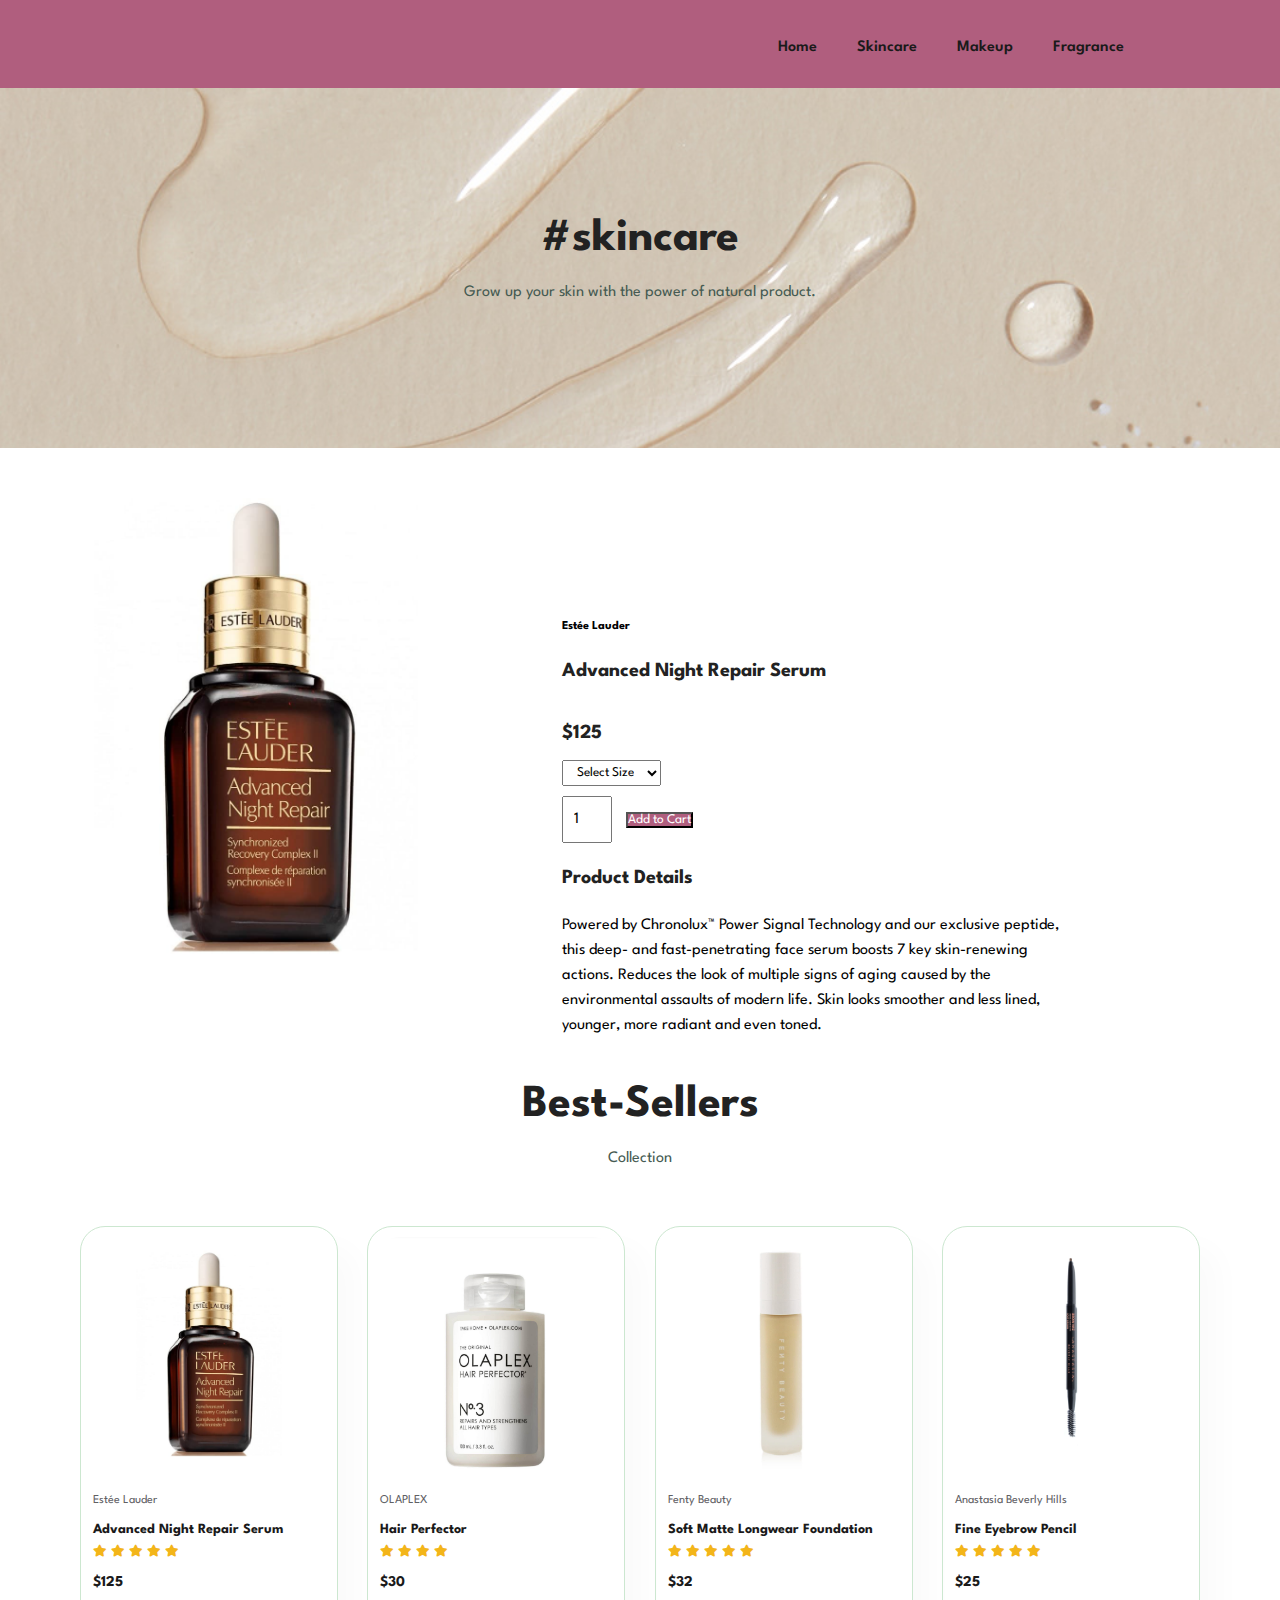
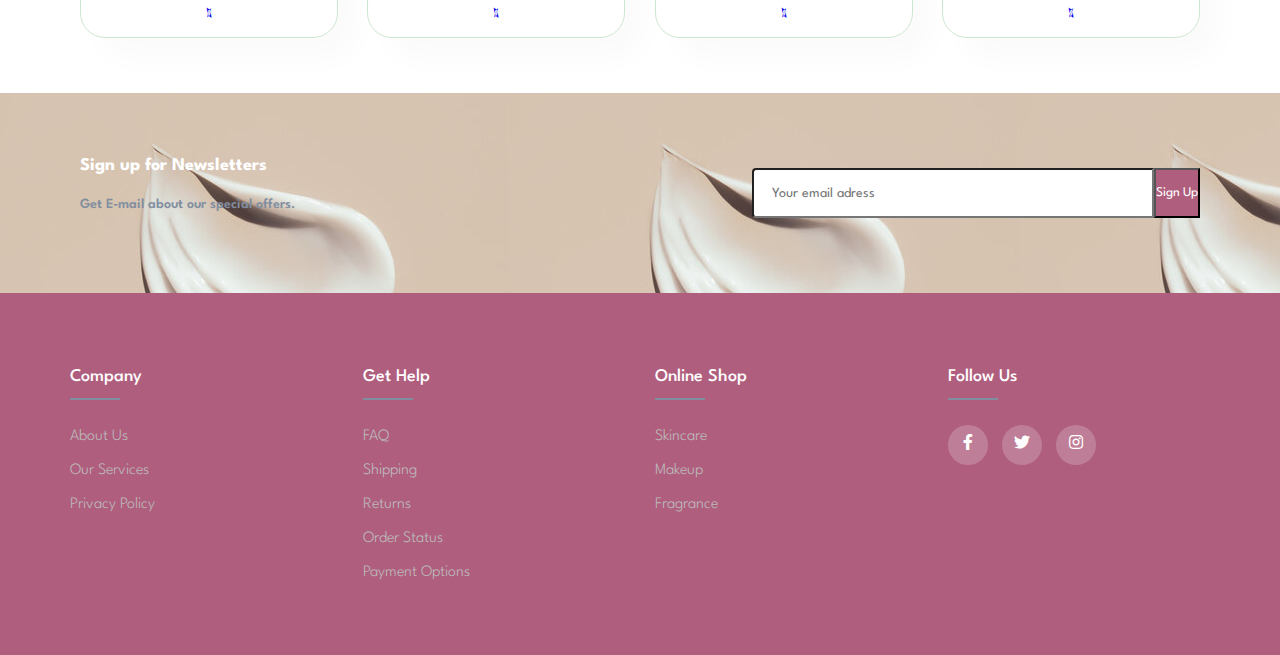
<file: pindex.html>
<!DOCTYPE html>
<html lang="en">
<head>
    <meta charset="UTF-8"> 
  <meta name="description" content="Free Web tutorials">
  <meta name="keywords" content="HTML, CSS, JavaScript">
  <meta name="author" content="John Doe">
  <meta name="viewport" content="width=device-width, initial-scale=1.0">
  <title>Cosmetics</title>
  <link rel="stylesheet"href="https://pro.fontawesome.com/releases/v5.10.0/css/all.css"/>

    <link rel="stylesheet" href="style.css">
</head>
<body>

    <section id="header">
        <a></a>
        

        <div>
            <ul id="navbar">
                <li><a href="index.html">Home</a></li>
                <li><a href="skincare.html">Skincare</a></li>
                <li><a href="makeup.html">Makeup</a></li>
                <li><a href="fragrance.html">Fragrance</a></li>
                <li id="lg-bag"><a href="cart.html"><i class="far fa-shopping-bag"></i></a></li>
                <a href="#" id="close"><i class="far fa-times"></i></a>
            </ul>
        </div>
        <div id="mobile">
            <a href="cart.html"><i class="far fa-shopping-bag"></i></a>
            <i id="bar" class="fas fa outdent">menu</i>
        </div>
    </section>

    <section id="page-header">
        <h2>#skincare</h2>
        <p> Grow up your skin with the power of natural product. </p>
        
    </section>

    <section id="prodetails" class="">
        <div class="single-pro-image">
            <img src="img/a.jpg" width="100%" id="MainImg" alt="">

            </div>

            <div class="single-pro-details">
                <h6>Estée Lauder</h6>
                <h4>Advanced Night Repair Serum</h4>
                <h2>$125</h2>
                <select>
                    <option>Select Size</option>
                    <option>30ml</option>
                    <option>60ml</option>
                    
                </select>
                <input type="number" value="1">
                <button class="normal">Add to Cart</button>
                <h4>Product Details</h4>
                <span>Powered by Chronolux™ Power Signal Technology and our exclusive peptide, this deep- and fast-penetrating face serum boosts 7 key skin-renewing actions. Reduces the look of multiple signs of aging caused by the environmental assaults of modern life. Skin looks smoother and less lined, younger, more radiant and even toned.
                </span>
        </div>
    </section>
    <section id="product1" class="section-p1">
        <h2>Best-Sellers</h2>
        <p>Collection</p>
        <div class="pro-container">
            <div class="pro">
                <img src="img/a.jpg" alt="">
                <div class="des">
                    <span>Estée Lauder</span>
                    <h5>Advanced Night Repair Serum</h5>
                    <div class="star">
                        <i class="fas fa-star"></i>
                        <i class="fas fa-star"></i>
                        <i class="fas fa-star"></i>
                        <i class="fas fa-star"></i>
                        <i class="fas fa-star"></i>
                    </div>
                    <h4>$125</h4>
                </div>
                <a href="#"><i class="fal fa-shopping-cart"></i></a>
        </div>
        <div class="pro">
            <img src="img/b.jpg" alt="">
            <div class="des">
                <span>OLAPLEX</span>
                <h5>Hair Perfector</h5>
                <div class="star">
                    <i class="fas fa-star"></i>
                    <i class="fas fa-star"></i>
                    <i class="fas fa-star"></i>
                    <i class="fas fa-star"></i>
                    
                </div>
                <h4>$30</h4>
            </div>
            <a href="#"><i class="fal fa-shopping-cart"></i></a>
    </div>
    <div class="pro">
        <img src="img/c.jpg" alt="">
        <div class="des">
            <span>Fenty Beauty</span>
            <h5>Soft Matte Longwear Foundation</h5>
            <div class="star">
                <i class="fas fa-star"></i>
                <i class="fas fa-star"></i>
                <i class="fas fa-star"></i>
                <i class="fas fa-star"></i>
                <i class="fas fa-star"></i>
            </div>
            <h4>$32</h4>
        </div>
        <a href="#"><i class="fal fa-shopping-cart"></i></a>
</div>
<div class="pro">
    <img src="img/d.jpg" alt="">
    <div class="des">
        <span>Anastasia Beverly Hills</span>
        <h5>Fine Eyebrow Pencil</h5>
        <div class="star">
            <i class="fas fa-star"></i>
            <i class="fas fa-star"></i>
            <i class="fas fa-star"></i>
            <i class="fas fa-star"></i>
            <i class="fas fa-star"></i>
        </div>
        <h4>$25</h4>
    </div>
    <a href="#"><i class="fal fa-shopping-cart"></i></a>
</div>

        </div>
    </section>
    <section id="newsletter" class="section-p1">
        <div class="newstext">
            <h4>Sign up for Newsletters</h4>
            <p>Get E-mail about our <span>special offers.</span></p>
        </div>
        <div class="form">
            <input type="text" placeholder="Your email adress">
            <button class="normal">Sign Up</button>
        </div>
        </section>


        <footer class="footer">
            <div class="container">
                <div class="row">
                    <div class="footer-col">
                        <h4>company</h4>
                        <ul>
                            <li><a href="#">about us</a></li>
                            <li><a href="#">our services</a></li>
                            <li><a href="#">privacy policy</a></li>
                            
                        </ul>
                    </div>
                    <div class="footer-col">
                        <h4>get help</h4>
                        <ul>
                            <li><a href="#">FAQ</a></li>
                            <li><a href="#">shipping</a></li>
                            <li><a href="#">returns</a></li>
                            <li><a href="#">order status</a></li>
                            <li><a href="#">payment options</a></li>
                        </ul>
                    </div>
                    <div class="footer-col">
                        <h4>online shop</h4>
                        <ul>
                            <li><a href="#">skincare</a></li>
                            <li><a href="#">makeup</a></li>
                            <li><a href="#">fragrance</a></li>
                            
                        </ul>
                    </div>
                    <div class="footer-col">
                        <h4>follow us</h4>
                        <div class="social-links">
                            <a href="#"><i class="fab fa-facebook-f"></i></a>
                            <a href="#"><i class="fab fa-twitter"></i></a>
                            <a href="#"><i class="fab fa-instagram"></i></a>
                            
                        </div>
                        <ul>
                            <li><a href="#"></a></li>
                        </ul>
                    </div>
    
                </div>
            </div>
        </footer>
    

   


    <script src="script.js"></script>
</body>
</html>
</file>
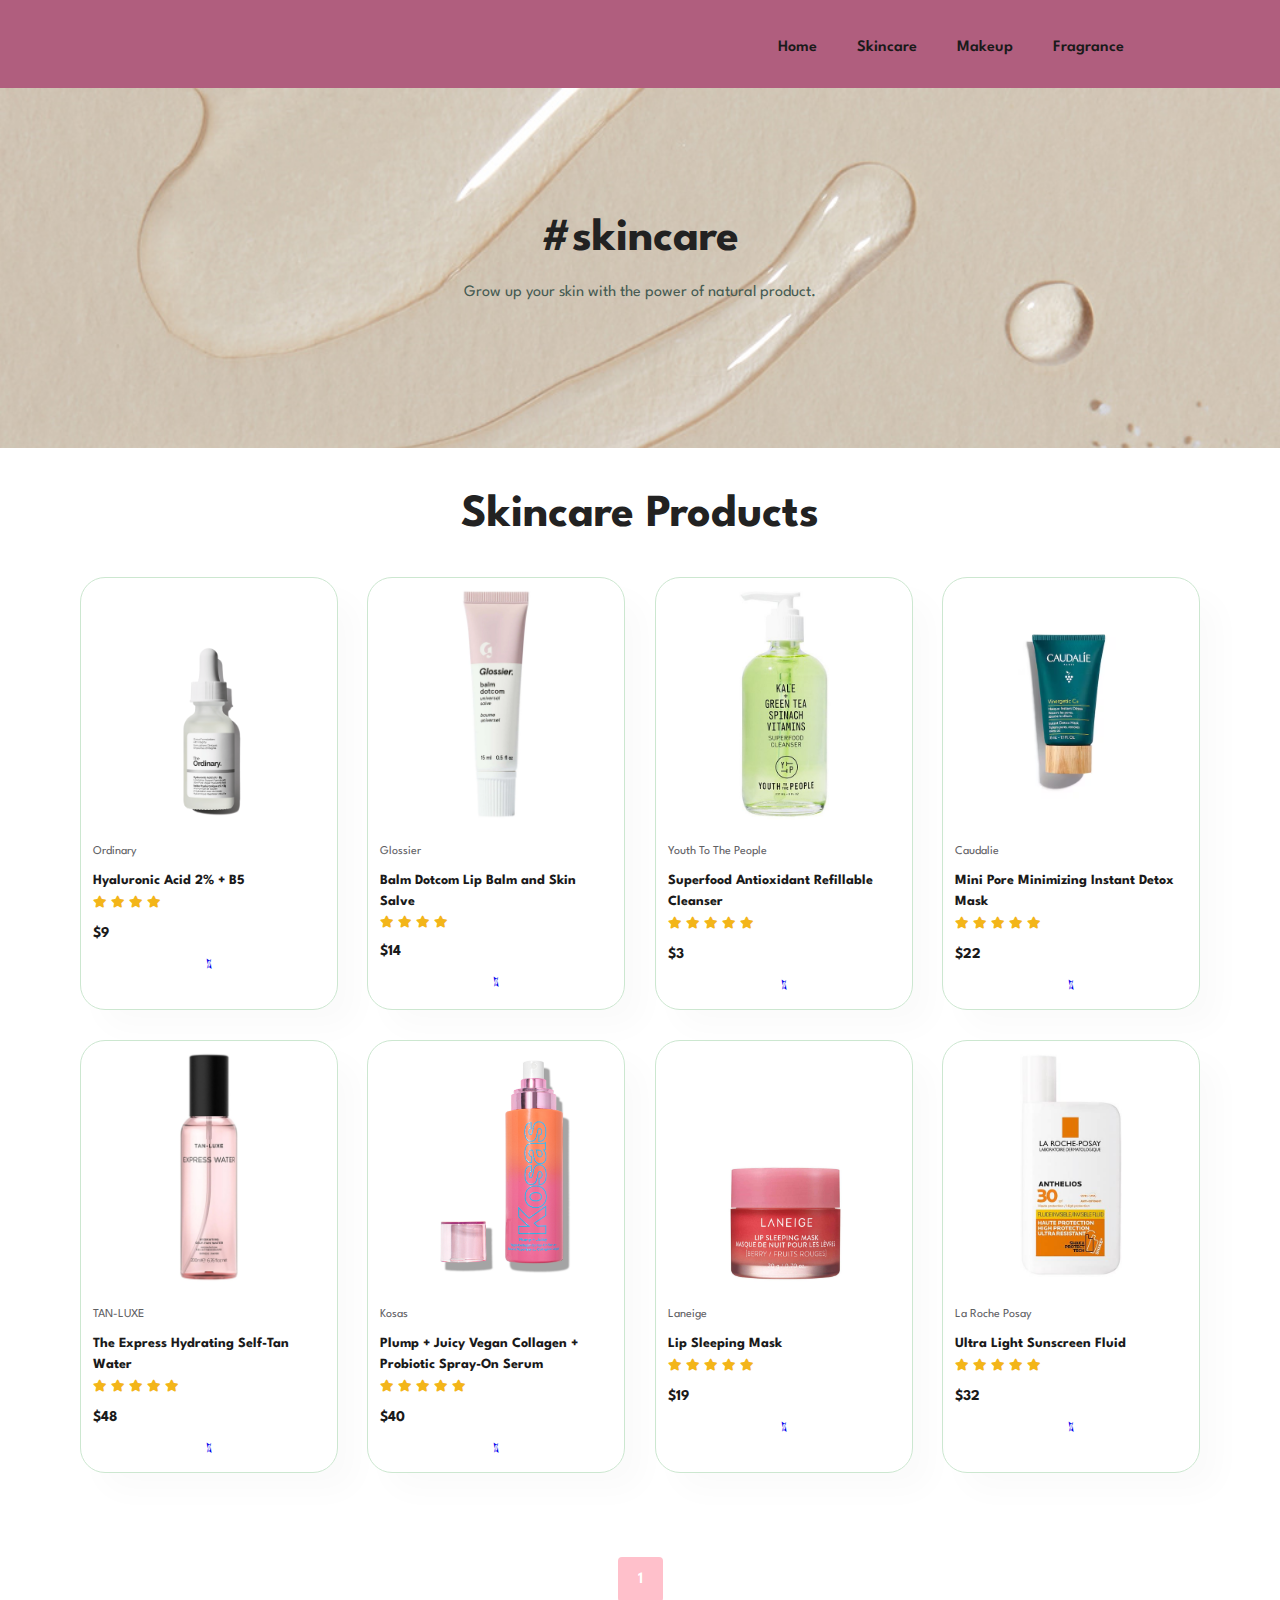
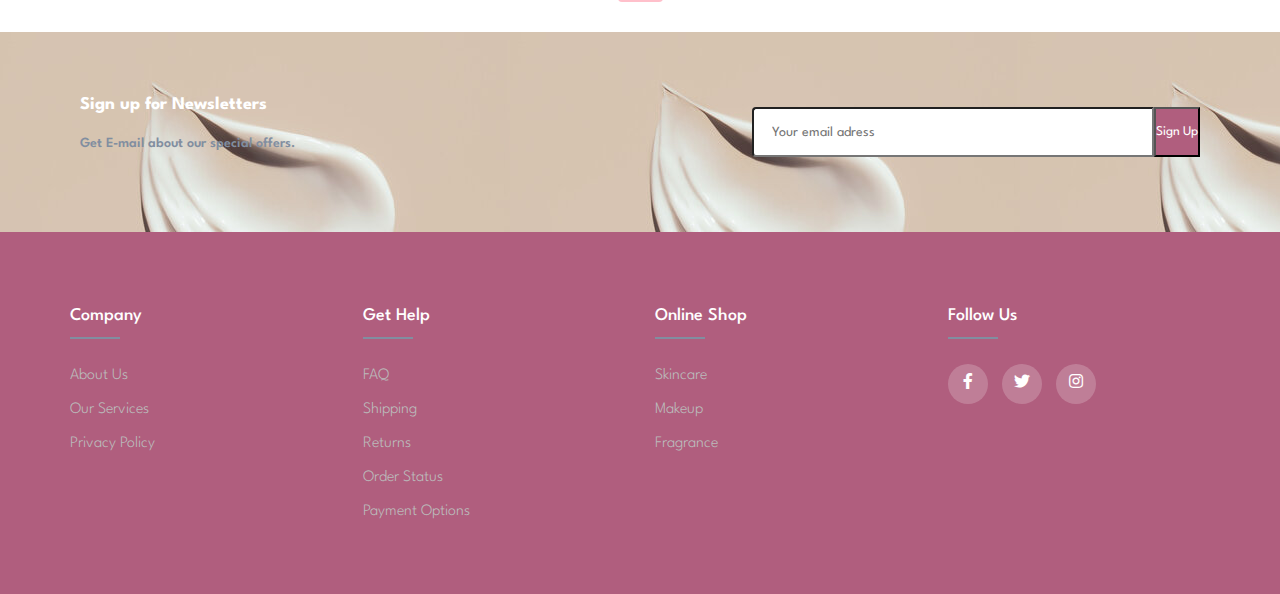
<file: skincare.html>
<!DOCTYPE html>
<html lang="en">
<head>
    <meta charset="UTF-8"> 
  <meta name="description" content="Free Web tutorials">
  <meta name="keywords" content="HTML, CSS, JavaScript">
  <meta name="author" content="John Doe">
  <meta name="viewport" content="width=device-width, initial-scale=1.0">
  <title>Cosmetics</title>
  <link rel="stylesheet"href="https://pro.fontawesome.com/releases/v5.10.0/css/all.css"/>

    <link rel="stylesheet" href="style.css">
</head>
<body>

    <section id="header">
        <a></a>
        

        <div>
            <ul id="navbar">
                <li><a href="index.html">Home</a></li>
                <li><a href="skincare.html">Skincare</a></li>
                <li><a href="makeup.html">Makeup</a></li>
                <li><a href="fragrance.html">Fragrance</a></li>
                <li id="lg-bag"><a href="cart.html"><i class="far fa-shopping-bag"></i></a></li>
                <a href="#" id="close"><i class="far fa-times"></i></a>
            </ul>
        </div>
        <div id="mobile">
            <a href="cart.html"><i class="far fa-shopping-bag"></i></a>
            <i id="bar" class="fas fa outdent">menu</i>
        </div>
    </section>

    <section id="page-header">
        <h2>#skincare</h2>
        <p> Grow up your skin with the power of natural product. </p>
        
    </section>

    <section id="product1" class="section-p1">
        <h2>Skincare Products</h2>
        
        <div class="pro-container">
            <div class="pro" onclick="window.location.href='sproducts.html';">
                <img src="img/ordinary.jpg" alt="">
                <div class="des">
                    <span>Ordinary</span>
                    <h5>Hyaluronic Acid 2% + B5</h5>
                    <div class="star">
                        <i class="fas fa-star"></i>
                        <i class="fas fa-star"></i>
                        <i class="fas fa-star"></i>
                        <i class="fas fa-star"></i>
                        
                    </div>
                    <h4>$9</h4>
                </div>
                <a href="#"><i class="fal fa-shopping-cart"></i></a>
        </div>
        <div class="pro">
            <img src="img/lipbalm.jpg" alt="">
            <div class="des">
                <span>Glossier</span>
                <h5>Balm Dotcom Lip Balm and Skin Salve
                   
                <div class="star">
                    <i class="fas fa-star"></i>
                    <i class="fas fa-star"></i>
                    <i class="fas fa-star"></i>
                    <i class="fas fa-star"></i>
                    
                </div>
                <h4>$14</h4>
            </div>
            <a href="#"><i class="fal fa-shopping-cart"></i></a>
    </div>
    <div class="pro">
        <img src="img/cleanser.jpg" alt="">
        <div class="des">
            <span>Youth To The People</span>
            <h5>Superfood Antioxidant Refillable Cleanser</h5>
            <div class="star">
                <i class="fas fa-star"></i>
                <i class="fas fa-star"></i>
                <i class="fas fa-star"></i>
                <i class="fas fa-star"></i>
                <i class="fas fa-star"></i>
            </div>
            <h4>$3</h4>
        </div>
        <a href="#"><i class="fal fa-shopping-cart"></i></a>
</div>
<div class="pro">
    <img src="img/mask.jpg" alt="">
    <div class="des">
        <span>Caudalie</span>
        <h5>Mini Pore Minimizing Instant Detox Mask</h5>
        <div class="star">
            <i class="fas fa-star"></i>
            <i class="fas fa-star"></i>
            <i class="fas fa-star"></i>
            <i class="fas fa-star"></i>
            <i class="fas fa-star"></i>
        </div>
        <h4>$22</h4>
    </div>
    <a href="#"><i class="fal fa-shopping-cart"></i></a>
</div>
<div class="pro">
    <img src="img/tan.jpg" alt="">
    <div class="des">
        <span>TAN-LUXE</span>
        <h5>The Express Hydrating Self-Tan Water</h5>
        <div class="star">
            <i class="fas fa-star"></i>
            <i class="fas fa-star"></i>
            <i class="fas fa-star"></i>
            <i class="fas fa-star"></i>
            <i class="fas fa-star"></i>
        </div>
        <h4>$48</h4>
    </div>
    <a href="#"><i class="fal fa-shopping-cart"></i></a>
</div>
<div class="pro">
    <img src="img/spray.jpg" alt="">
    <div class="des">
        <span>Kosas</span>
        <h5>Plump + Juicy Vegan Collagen + Probiotic Spray-On Serum</h5>
        <div class="star">
            <i class="fas fa-star"></i>
            <i class="fas fa-star"></i>
            <i class="fas fa-star"></i>
            <i class="fas fa-star"></i>
            <i class="fas fa-star"></i>
        </div>
        <h4>$40</h4>
    </div>
    <a href="#"><i class="fal fa-shopping-cart"></i></a>
</div>
<div class="pro">
    <img src="img/g.jpg" alt="">
    <div class="des">
        <span>Laneige</span>
        <h5>Lip Sleeping Mask</h5>
        <div class="star">
            <i class="fas fa-star"></i>
            <i class="fas fa-star"></i>
            <i class="fas fa-star"></i>
            <i class="fas fa-star"></i>
            <i class="fas fa-star"></i>
        </div>
        <h4>$19</h4>
    </div>
    <a href="#"><i class="fal fa-shopping-cart"></i></a>
</div>
<div class="pro">
    <img src="img/h.jpg" alt="">
    <div class="des">
        <span>La Roche Posay</span>
        <h5>Ultra Light Sunscreen Fluid</h5>
        <div class="star">
            <i class="fas fa-star"></i>
            <i class="fas fa-star"></i>
            <i class="fas fa-star"></i>
            <i class="fas fa-star"></i>
            <i class="fas fa-star"></i>
        </div>
        <h4>$32</h4>
    </div>
    <a href="#"><i class="fal fa-shopping-cart"></i></a>
</div>


        </div>
    </section>

<section id="pagination" class="section-p1">
    <a href="#">1</a>
    
    </section>
    <section id="newsletter" class="section-p1">
        <div class="newstext">
            <h4>Sign up for Newsletters</h4>
            <p>Get E-mail about our <span>special offers.</span></p>
        </div>
        <div class="form">
            <input type="text" placeholder="Your email adress">
            <button class="normal">Sign Up</button>
        </div>
        </section>


        <footer class="footer">
            <div class="container">
                <div class="row">
                    <div class="footer-col">
                        <h4>company</h4>
                        <ul>
                            <li><a href="#">about us</a></li>
                            <li><a href="#">our services</a></li>
                            <li><a href="#">privacy policy</a></li>
                            
                        </ul>
                    </div>
                    <div class="footer-col">
                        <h4>get help</h4>
                        <ul>
                            <li><a href="#">FAQ</a></li>
                            <li><a href="#">shipping</a></li>
                            <li><a href="#">returns</a></li>
                            <li><a href="#">order status</a></li>
                            <li><a href="#">payment options</a></li>
                        </ul>
                    </div>
                    <div class="footer-col">
                        <h4>online shop</h4>
                        <ul>
                            <li><a href="#">skincare</a></li>
                            <li><a href="#">makeup</a></li>
                            <li><a href="#">fragrance</a></li>
                            
                        </ul>
                    </div>
                    <div class="footer-col">
                        <h4>follow us</h4>
                        <div class="social-links">
                            <a href="#"><i class="fab fa-facebook-f"></i></a>
                            <a href="#"><i class="fab fa-twitter"></i></a>
                            <a href="#"><i class="fab fa-instagram"></i></a>
                            
                        </div>
                        <ul>
                            <li><a href="#"></a></li>
                        </ul>
                    </div>
    
                </div>
            </div>
        </footer>
    

   


    <script src="script.js"></script>
</body>
</html>
</file>
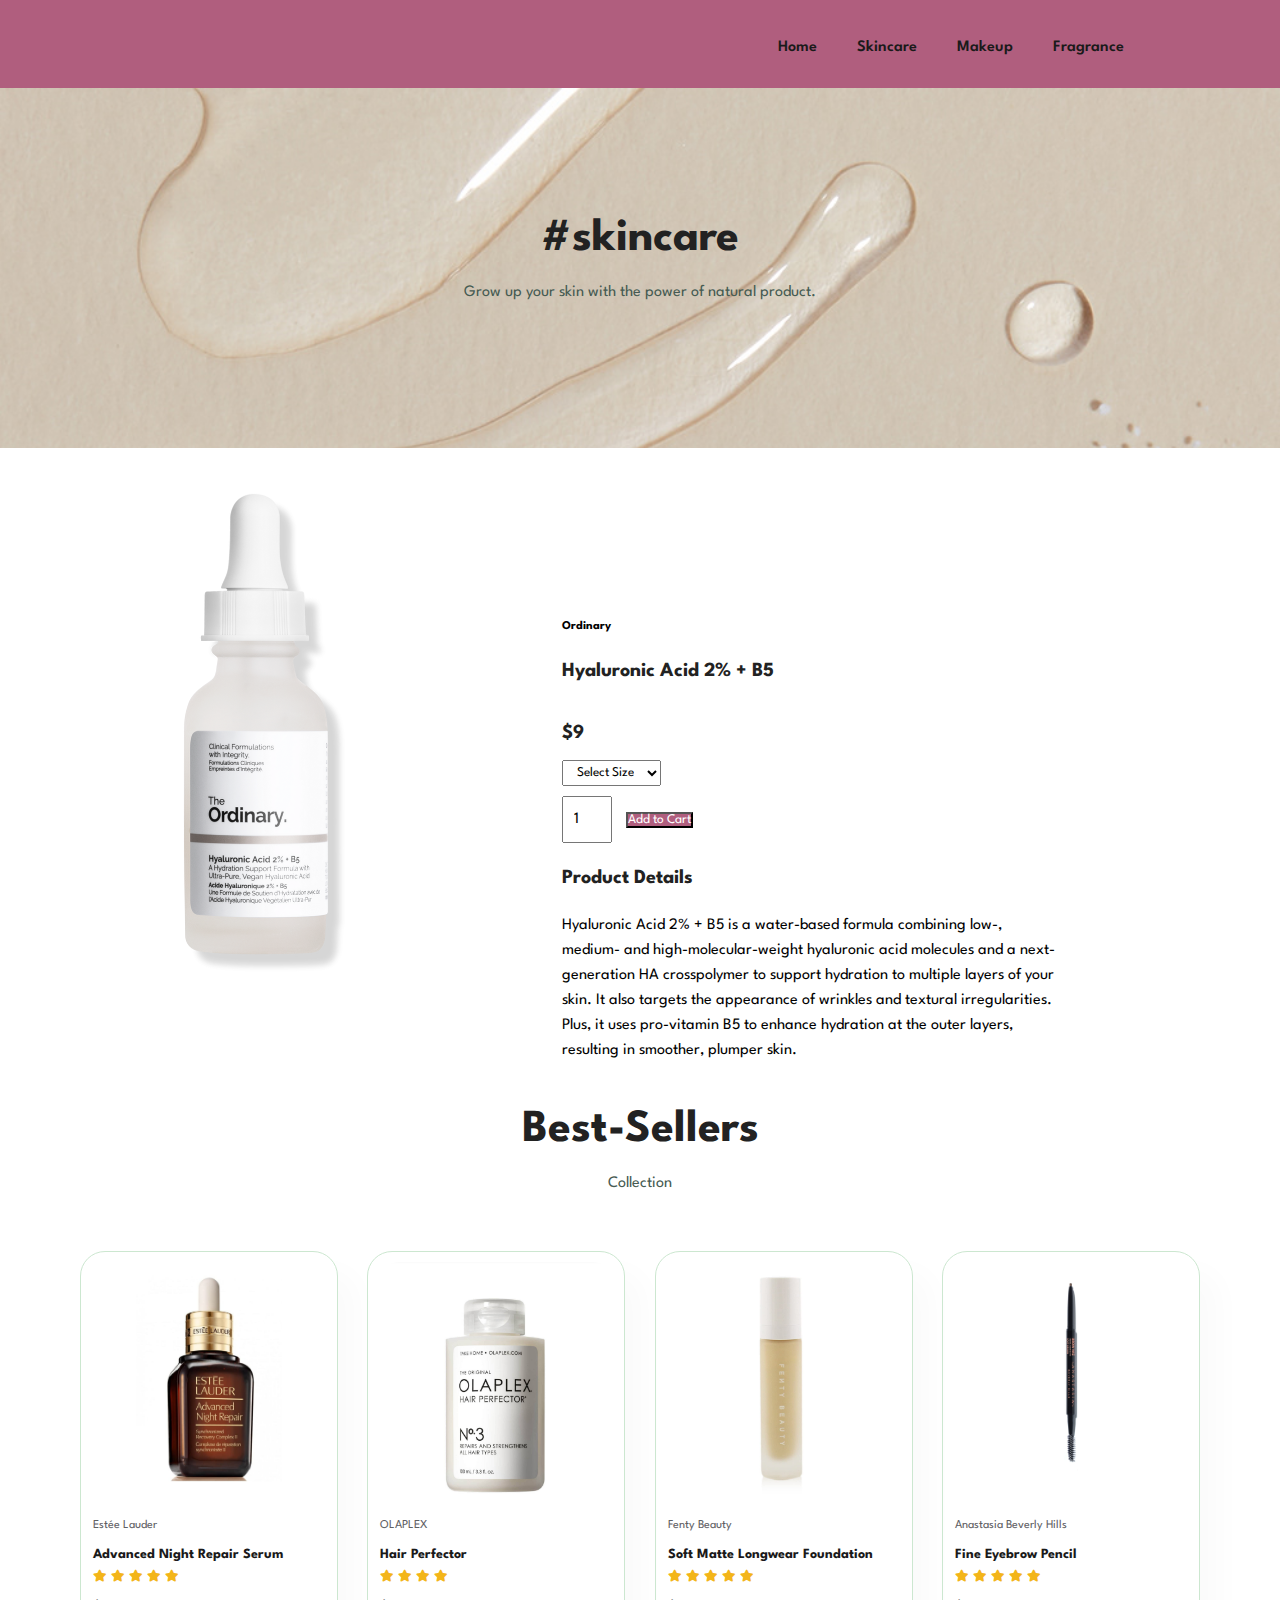
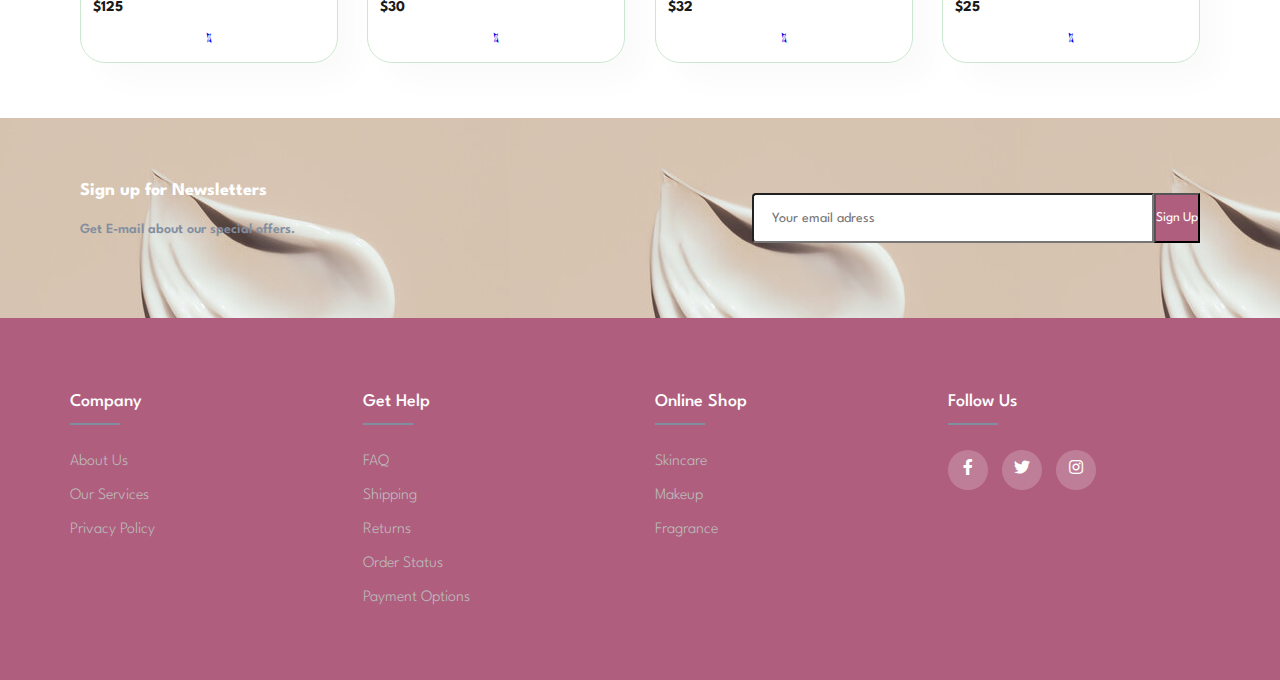
<file: sproducts.html>
<!DOCTYPE html>
<html lang="en">
<head>
    <meta charset="UTF-8"> 
  <meta name="description" content="Free Web tutorials">
  <meta name="keywords" content="HTML, CSS, JavaScript">
  <meta name="author" content="John Doe">
  <meta name="viewport" content="width=device-width, initial-scale=1.0">
  <title>Cosmetics</title>
  <link rel="stylesheet"href="https://pro.fontawesome.com/releases/v5.10.0/css/all.css"/>

    <link rel="stylesheet" href="style.css">
</head>
<body>

    <section id="header">
        <a></a>
        

        <div>
            <ul id="navbar">
                <li><a href="index.html">Home</a></li>
                <li><a href="skincare.html">Skincare</a></li>
                <li><a href="makeup.html">Makeup</a></li>
                <li><a href="fragrance.html">Fragrance</a></li>
                <li id="lg-bag"><a href="cart.html"><i class="far fa-shopping-bag"></i></a></li>
                <a href="#" id="close"><i class="far fa-times"></i></a>
            </ul>
        </div>
        <div id="mobile">
            <a href="cart.html"><i class="far fa-shopping-bag"></i></a>
            <i id="bar" class="fas fa outdent">menu</i>
        </div>
    </section>

    <section id="page-header">
        <h2>#skincare</h2>
        <p> Grow up your skin with the power of natural product. </p>
        
    </section>

    <section id="prodetails" class="">
        <div class="single-pro-image">
            <img src="img/ordinary.png" width="100%" id="MainImg" alt="">

            </div>

            <div class="single-pro-details">
                <h6>Ordinary</h6>
                <h4>Hyaluronic Acid 2% + B5</h4>
                <h2>$9</h2>
                <select>
                    <option>Select Size</option>
                    <option>30ml</option>
                    <option>60ml</option>
                    
                </select>
                <input type="number" value="1">
                <button class="normal">Add to Cart</button>
                <h4>Product Details</h4>
                <span>Hyaluronic Acid 2% + B5 is a water-based formula combining low-, medium- and high-molecular-weight hyaluronic acid molecules and a next-generation HA crosspolymer to support hydration to multiple layers of your skin. It also targets the appearance of wrinkles and textural irregularities. Plus, it uses pro-vitamin B5 to enhance hydration at the outer layers, resulting in smoother, plumper skin.</span>
        </div>
    </section>
    <section id="product1" class="section-p1">
        <h2>Best-Sellers</h2>
        <p>Collection</p>
        <div class="pro-container">
            <div class="pro">
                <img src="img/a.jpg" alt="">
                <div class="des">
                    <span>Estée Lauder</span>
                    <h5>Advanced Night Repair Serum</h5>
                    <div class="star">
                        <i class="fas fa-star"></i>
                        <i class="fas fa-star"></i>
                        <i class="fas fa-star"></i>
                        <i class="fas fa-star"></i>
                        <i class="fas fa-star"></i>
                    </div>
                    <h4>$125</h4>
                </div>
                <a href="#"><i class="fal fa-shopping-cart"></i></a>
        </div>
        <div class="pro">
            <img src="img/b.jpg" alt="">
            <div class="des">
                <span>OLAPLEX</span>
                <h5>Hair Perfector</h5>
                <div class="star">
                    <i class="fas fa-star"></i>
                    <i class="fas fa-star"></i>
                    <i class="fas fa-star"></i>
                    <i class="fas fa-star"></i>
                    
                </div>
                <h4>$30</h4>
            </div>
            <a href="#"><i class="fal fa-shopping-cart"></i></a>
    </div>
    <div class="pro">
        <img src="img/c.jpg" alt="">
        <div class="des">
            <span>Fenty Beauty</span>
            <h5>Soft Matte Longwear Foundation</h5>
            <div class="star">
                <i class="fas fa-star"></i>
                <i class="fas fa-star"></i>
                <i class="fas fa-star"></i>
                <i class="fas fa-star"></i>
                <i class="fas fa-star"></i>
            </div>
            <h4>$32</h4>
        </div>
        <a href="#"><i class="fal fa-shopping-cart"></i></a>
</div>

<div class="pro">
    <img src="img/d.jpg" alt="">
    <div class="des">
        <span>Anastasia Beverly Hills</span>
        <h5>Fine Eyebrow Pencil</h5>
        <div class="star">
            <i class="fas fa-star"></i>
            <i class="fas fa-star"></i>
            <i class="fas fa-star"></i>
            <i class="fas fa-star"></i>
            <i class="fas fa-star"></i>
        </div>
        <h4>$25</h4>
    </div>
    <a href="#"><i class="fal fa-shopping-cart"></i></a>
</div>

        </div>
    </section>
    <section id="newsletter" class="section-p1">
        <div class="newstext">
            <h4>Sign up for Newsletters</h4>
            <p>Get E-mail about our <span>special offers.</span></p>
        </div>
        <div class="form">
            <input type="text" placeholder="Your email adress">
            <button class="normal">Sign Up</button>
        </div>
        </section>


        <footer class="footer">
            <div class="container">
                <div class="row">
                    <div class="footer-col">
                        <h4>company</h4>
                        <ul>
                            <li><a href="#">about us</a></li>
                            <li><a href="#">our services</a></li>
                            <li><a href="#">privacy policy</a></li>
                            
                        </ul>
                    </div>
                    <div class="footer-col">
                        <h4>get help</h4>
                        <ul>
                            <li><a href="#">FAQ</a></li>
                            <li><a href="#">shipping</a></li>
                            <li><a href="#">returns</a></li>
                            <li><a href="#">order status</a></li>
                            <li><a href="#">payment options</a></li>
                        </ul>
                    </div>
                    <div class="footer-col">
                        <h4>online shop</h4>
                        <ul>
                            <li><a href="#">skincare</a></li>
                            <li><a href="#">makeup</a></li>
                            <li><a href="#">fragrance</a></li>
                            
                        </ul>
                    </div>
                    <div class="footer-col">
                        <h4>follow us</h4>
                        <div class="social-links">
                            <a href="#"><i class="fab fa-facebook-f"></i></a>
                            <a href="#"><i class="fab fa-twitter"></i></a>
                            <a href="#"><i class="fab fa-instagram"></i></a>
                            
                        </div>
                        <ul>
                            <li><a href="#"></a></li>
                        </ul>
                    </div>
    
                </div>
            </div>
        </footer>
    

   


    <script src="script.js"></script>
</body>
</html>
</file>
<file: style.css>
@import url('https://fonts.googleapis.com/css2?family=Spartan:wght@100;200;300;400;500;600;700;800;900;display=swap');
* {
    margin: 0;
    padding: 0;
    box-sizing: border-box;
    font-family: 'Spartan', sans-serif;
}
body{
    line-height: 1.5;
    font-family: 'Poppins',sans-serif;
}

h1 {
    font-size: 40px;
    line-height: 64px;
    color: #222;
}

h2 {
    font-size: 46px;
    line-height: 54px;
    color: #222;
}

h4 {
    font-size: 20px;
    color: #222;
}

h6 { 
    font-weight: 700;
    font-size: 12px;
}

p{
    font-size: 16px;
    color: #465b52;
    margin: 15px 0 20px 0;
}

.section-p1 {
    padding: 40px 80px;
}
.section-m1 {
    margin: 40px 0;
}
body {
    width: 100;
}

#header{
    display:flex;
    align-items:center;
    justify-content: space-between;
    padding: 20px 80px;
    background: #b05e7e;
    box-shadow: 0 5px 15px rgba(0, 0, 0, 0.06s);
    z-index: 999;
    position: sticky;
    top: 0;
    left: 0;
    
font-family: 'Lugrasimo', cursive;

    font-size: 200%;
   

}

#navbar{
    display: flex;
    align-items: center;
    justify-content: center;
}

#navbar li{
    list-style: none;
    padding: 0 20px;
    position: relative;

}
#navbar li a{
    text-decoration: none;
    font-size: 16px;
    font-weight:600;
    color: #1a1a1a;
    transition :0.3s ease;
}
#navbar li a:hover,
#navbar li a.active {
    color: #088178;
}
#navbar li a.active::after,
#navbar li a:hover::after {
    content: "";
    width: 30%;
    height: 2px;
    background-color: #1a1a1a;
    position: absolute;
    bottom: -4px;
    left: 20px;
}

#navbar li a:hover {
    color: pink
}

#mobile{
    display: none;
    align-items: center;
}

#close{
    display:none;

}


#hero{
    background-image: url("img/hero1.jpg");
    height: 90vh;
    width: 100%;
    padding:0 80px;
    display: flex;
    flex-direction: column;
    align-items: flex-start;
    justify-content: center;
    
   
}

#hero h4{
    padding-bottom: 15px;
}
#hero h1{
    color: #b05e7e;
}

#hero button{
   background-color: transparent;
   color: #b05e7e;
   border:0;
   padding: 14px 80px 14px 65;
   background-repeat: no-repeat;
   cursor: pointer;
   font-weight: 700;
   font-size: 15px;
}

#product1 {
    text-align: center;
}
#product1 .pro-container{
    display: flex;
    justify-content: space-between;
    padding-top: 20px;
    flex-wrap: wrap;
}

#product1 .pro{
    width: 23%;
    min-width: 250px;
    padding: 10px 12px;
    border: 1px solid #cce7d0;
    border-radius: 25px;
    cursor: pointer;
    box-shadow: 20px 20px 30px rgba(0, 0, 0, 0.02);
    margin: 15px 0;
    transition: 0.2  ease;
    position: relative;
}

#product1 .pro:hover{
    box-shadow: 20px 20px 30px rgba(0, 0, 0, 0.06);
}

#product1 .pro img{
    width: 100%;
    border-radius: 20px;

}
#product1 .pro .des{
    text-align: start;
    padding: 10px 0;
}

#product1 .pro .des span{
    color: #606063;
    font-size: 12px;
}

#product1 .pro .des h5{
    padding-top: 7px;
    color: #1a1a1a;
    font-size: 14px;
}

#product1 .pro .des i {
    font-size: 12px;
    color: rgb(243, 181, 25);
}

#product1 .pro .des h4{
    padding-top: 7px;
    font-size: 15px;
    font-weight: 700;
    color: #1a1a1a;
}

#product1 .pro .cart{
    width: 40px;
    height: 40px;
    line-height: 40px;
    border-radius: 50px;
    background-color: #e8f6ea;
    font-weight: 500;
    color: #088178;
    border: 1px solid #cce7d0;
    position: absolute;
    bottom: 20px;
    right: 10px;
}
#newsletter{
    display: flex;
    justify-content: space-between;
    flex-wrap: wrap;
    align-items: center;
    background-image: url("img/hero1.jpg");
    background-attachment: 20% 30%;
    height: 200px;
   
}
#newsletter h4{
    font-size:18px;
    font-weight: 700;
    color: #fff
}
#newsletter p{
    font-size: 14px;
    font-weight: 600;
    color: #818ea0;


}
#newsletter .form{
    display:flex;
    width: 40%;
}

#newsletter input{
    height: 3.125rem;
    padding: 0 1.25em;
    font-size: 14px;
    width: 100%;
    border: 1px solid trasparent;
    border-radius: 4px;
    outline: none;
    border-top-right-radius: 0 ;
    border-bottom-right-radius: 0 ;
}
#newsletter button{
    background-color: #b05e7e;
    color: #fff;
    white-space: nowrap;
    border-top-left-radius: 0 ;
    border-bottom-left-radius: 0 ;
}
*{
    margin:0;
    padding:0;
    box-sizing: border-box;
}
.container{
    max-width: 1170px;
    margin:auto;
    
}
.row{
    display: flex;
    flex: wrap;
}
ul{
    list-style: none;
}
.footer{
    background-color:  #b05e7e;
    padding: 70px 0;
}
.footer-col{
    width:25%;
    padding: 0 15px;

}
.footer-col h4{
    font-size: 18px;
    color: #ffffff;
    text-transform: capitalize;
    margin-bottom: 35px;
    font-weight: 500;
    position: relative;
}
.footer-col h4::before{
    content: '';
    position: absolute;
    left:0;
    bottom: -10px;
    background-color: #818ea0;
    height: 2px;
    box-sizing: border-box;
    width: 50px;
}
.footer-col ul li:not(:last-child){
    margin-bottom: 10px;
}
.footer-col ul li a{
font-size: 16px;
text-transform: capitalize;
color: #ffffff;
text-decoration: none;
font-weight: 300;
color: #bbbbbb;
display: block;
transition: all 0.3s ease;
}
.footer-col ul li a:hover{
    color: #ffffff;
    padding-left: 8px;
}
.footer-col .social-links a{
    display:inline-block;
    height:40px;
    width: 40px;
    background-color: rgba(255,255,255,0.2);
    margin:0 10px 10px 0;
    text-align:center;
    line-height:40px;
    border-radius: 50%;
    color:#ffffff;
    transition: all 0.5s ease;
}
.footer-col .social-links a:hover{
    color: #24262b;
    background-color: #ffffff;
}


#page-header{
    background-image: url(img/photo.png);
    width: 100%;
    height:40vh;
   background-size: cover;
   display: flex;
   justify-content: center;
   text-align: center;
   flex-direction: column;
}
#pagination{
    text-align: center;
}
#pagination a{
    text-decoration: none;
    background-color: pink;
    padding: 15px 20px;
    border-radius: 4px;
    color: #fff;
    font-weight: 600;
}
#prodetails{
    display:flex;
    margin-top: 20px; 
}

#prodetails .single-pro-image {
    width: 40%;
    margin-right: 50px;
}
.small-img-group{
    display:flex;
    justify-content: space-between;
}

.small-img-col{
    flex-basis: 24%;
    cursor: pointer;
}

#prodetails .single-pro-details{
        width: 500px;
        padding-top: 150px;
} 

#prodetails .single-pro-details h4{
    padding: 20px 0 20px 0;
}
#prodetails .single-pro-details h2{
    font-size: 20px;
}
#prodetails .single-pro-details select{
    display: block;
    padding: 5px 10px;
    margin-bottom: 10px;
}
#prodetails .single-pro-details input{
    width: 50px;
    height: 47px;
    padding-left: 10px;
    font-size: 16px;
    margin-right: 10px
}
#prodetails .single-pro-details input:focus{
    outline: none;
}
#prodetails .single-pro-details button {
    background: #b05e7e;
    color: #fff;
    
}
#prodetails .single-pro-details span{
    line-height:25px;
}
#page1-header{
    background-image: url(img/Google.jpg);
    width: 100%;
    height:40vh;
   background-size: cover;
   display: flex;
   justify-content: center;
   text-align: center;
   flex-direction: column;
   
}
#page2-header{
    background-image: url(img/fragrance.jpg);
    width: 100%;
    height:40vh;
   background-size: cover;
   display: flex;
   justify-content: center;
   text-align: center;
   flex-direction: column;
   
   
}
#page3-header{
    background-image: url(img/WORK.jpg);
    width: 100%;
    height:40vh;
   background-size: cover;
   display: flex;
   justify-content: center;
   text-align: center;
   flex-direction: column;
}

#cart table{
    width: 100%;
    border-collapse: collpase;
    table-layout: fixed;
    white-space:nowrap;
}
#cart table img{
    width:70px;
}

#cart table td:nth-child(1){
    width: 100px;
    text-align: center;
}
#cart table td:nth-child(2){
    width: 150px;
    text-align: center;
}
#cart table td:nth-child(3){
    width: 250px;
    text-align: center;
}
#cart table td:nth-child(4)
#cart table td:nth-child(5)
#cart table td:nth-child(6){
    width: 150px;
    text-align: center;
}
#cart table td:nth-child(5) input{
    width: 70px;
    padding: 10px 5px 10px 15px;
}
#cart table thead {
    border:1px solid white;
    border-left:none;
    border-right: none;
}
#cart table thead td {
    font-weight: 700;
    text-transform:uppercase;
    font-size: 13px;
    padding: 18px 0;
}
#cart table tbody tr td {
    padding-top: 15px;
}
#cart table tbody td {
    font-size: 13px;
}

@media (max-width:799px){
    #navbar {
        display: flex;
        flex-direction: column;
        align-items: flex-start;
        justify-content: flex-start;
        position: fixed;
        top: 0;
        right: -300px;
        height: 100vh;
        width: 300px;
        background-color: #E3E6F3;
        box-shadow: 0 40px 60px rgba(0, 0, 0, 0.1);
        padding: 80px 0 0 10px;
        transition: 0.3s;
    }
    #navbar.active{
        right: 0px;
    }

    #navbar li{
        margin-bottom: 25px;
    }
    #mobile{
        display: flex;
        align-items: center;
    
    }
    #mobile i{
        color: #1a1a1a;
        font-size: 24px;
        padding-left: 20px;
}
#close{
    display: initial;
    position: absolute;
    top: 30px;
    left: 30px;
    color: #222;
    font-size: 24px;
}
#lg-bag{
    display: none;
}
#hero {
     height: 90vh;
    padding: 0 80px;
    background-position: top 30% right 30%;
}
#product1 .pro-container {
    
    justify-content: center;
    
}
#product1 .pro{
   margin: 15px;
    
}




}
@media (max-width: 477px) {
#header {
        padding: 10px 30px;
    }
h2  {
     font-size: 38px;
     
    }
#hero{
    padding: 0 20px;
    background-position: 55%
}
#product1 .pro{
    width: 100%;
    
}
#newsletter {
    padding: 40px 20px;
}
#newsletter .form{
    width: 200px;
}


#prodetails {
    display: flex;
    flex-direction: column;
}
#prodetails .single-pro-image {
    width: 100%;
    margin-right: 0px;
}
#prodetails .single-pro-details {
    width: 350px;
  
}
}
</file>
